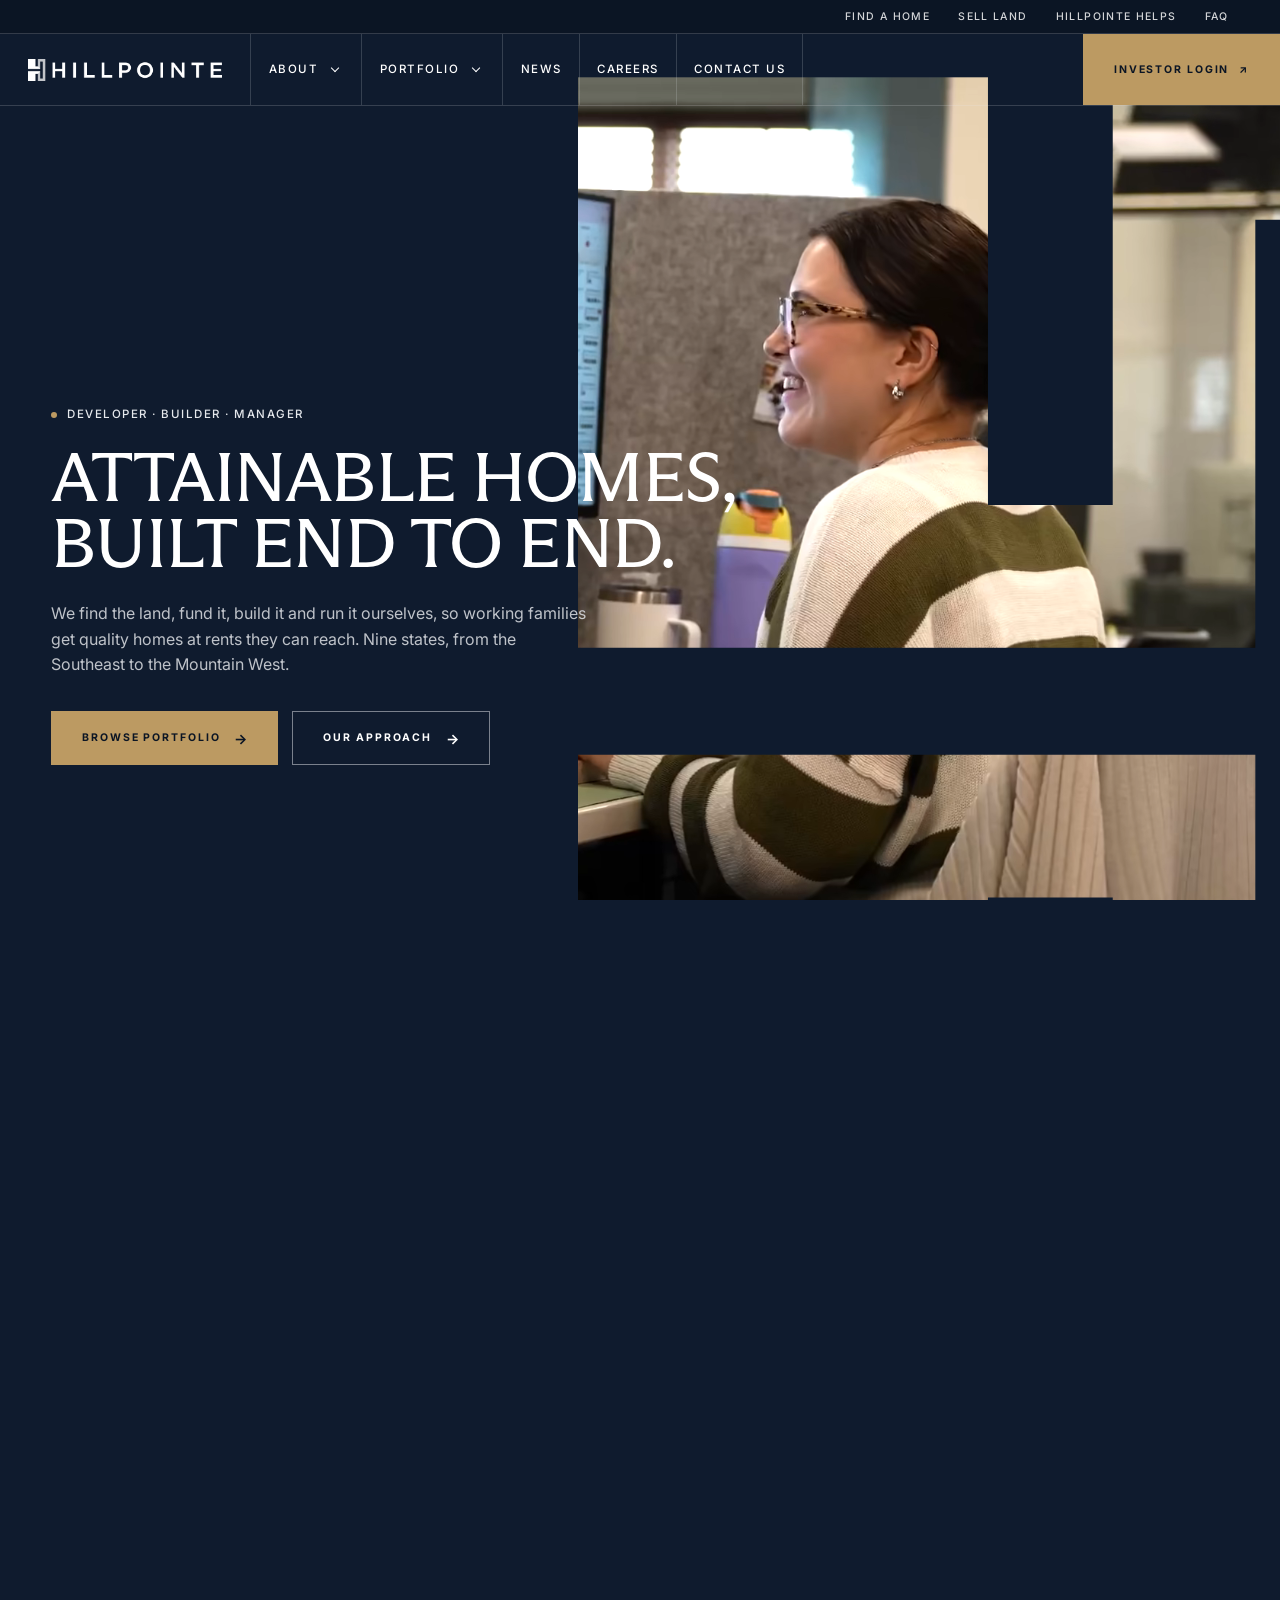
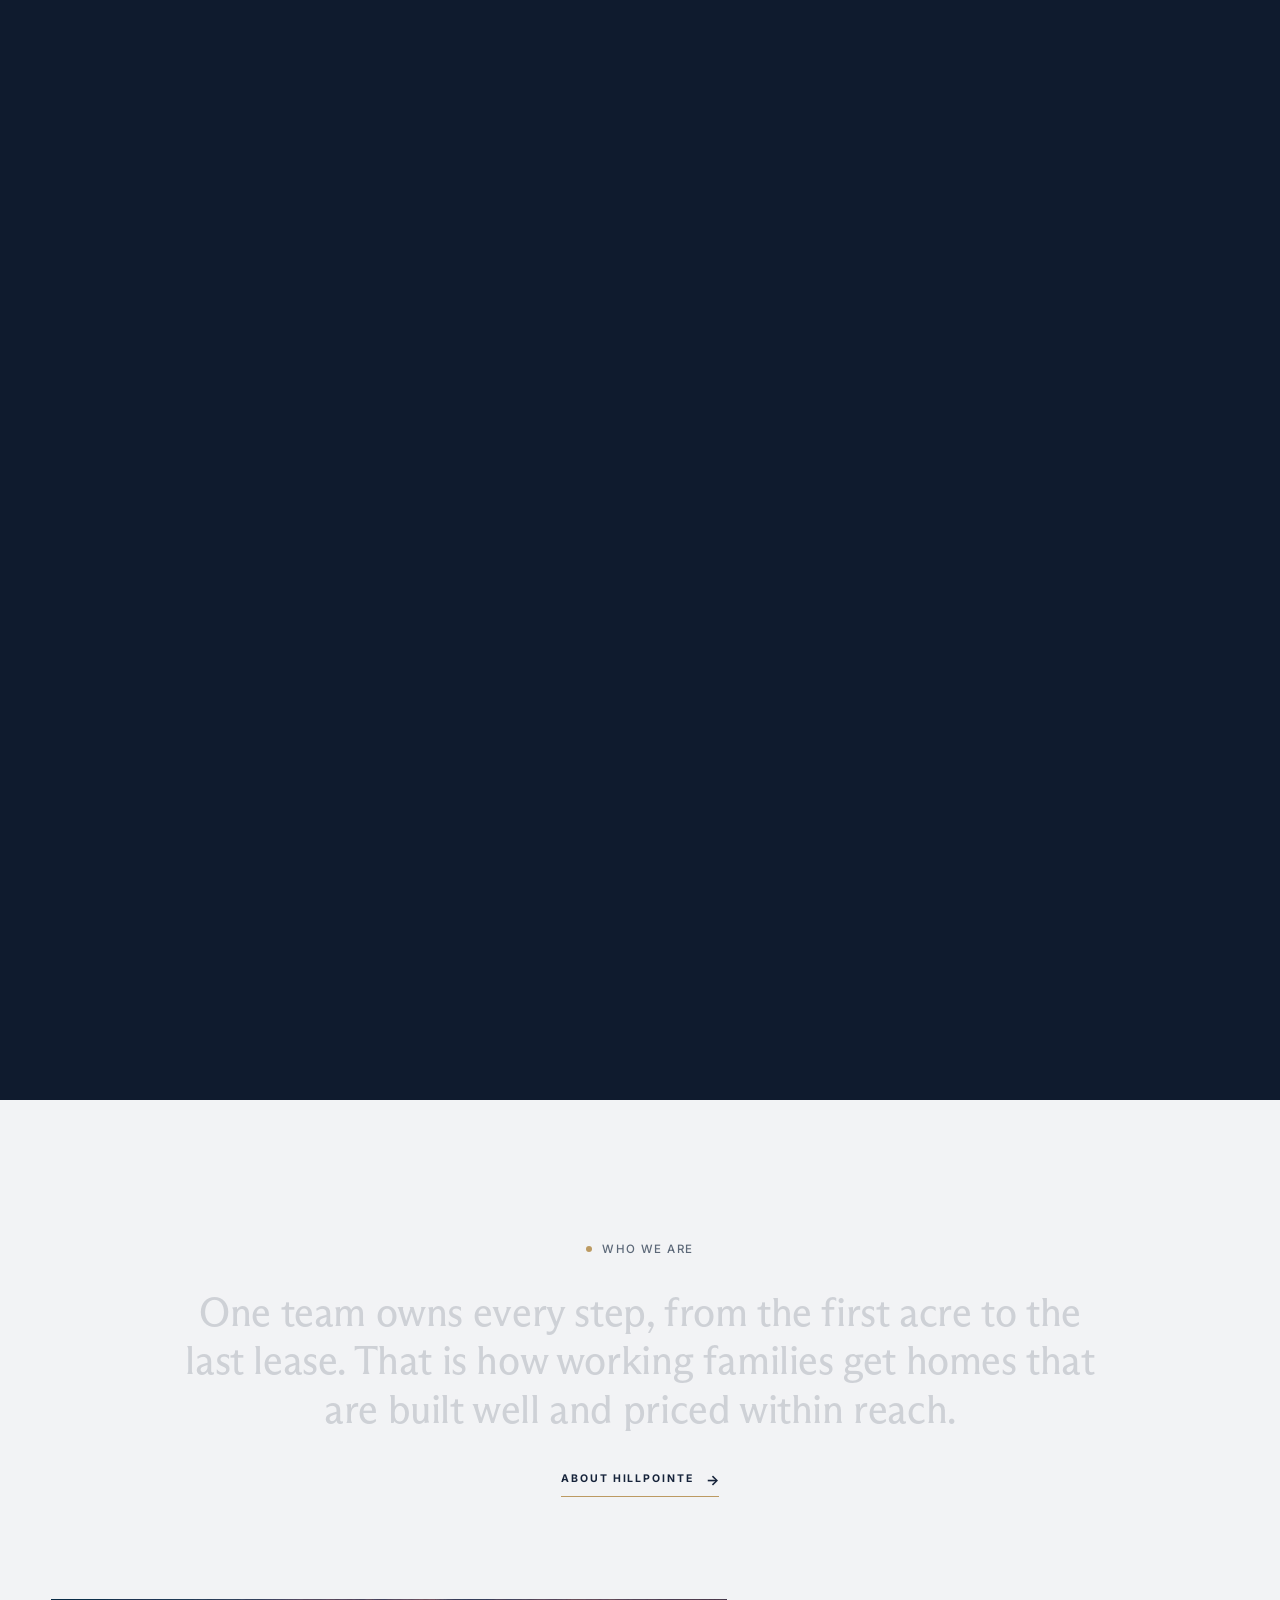
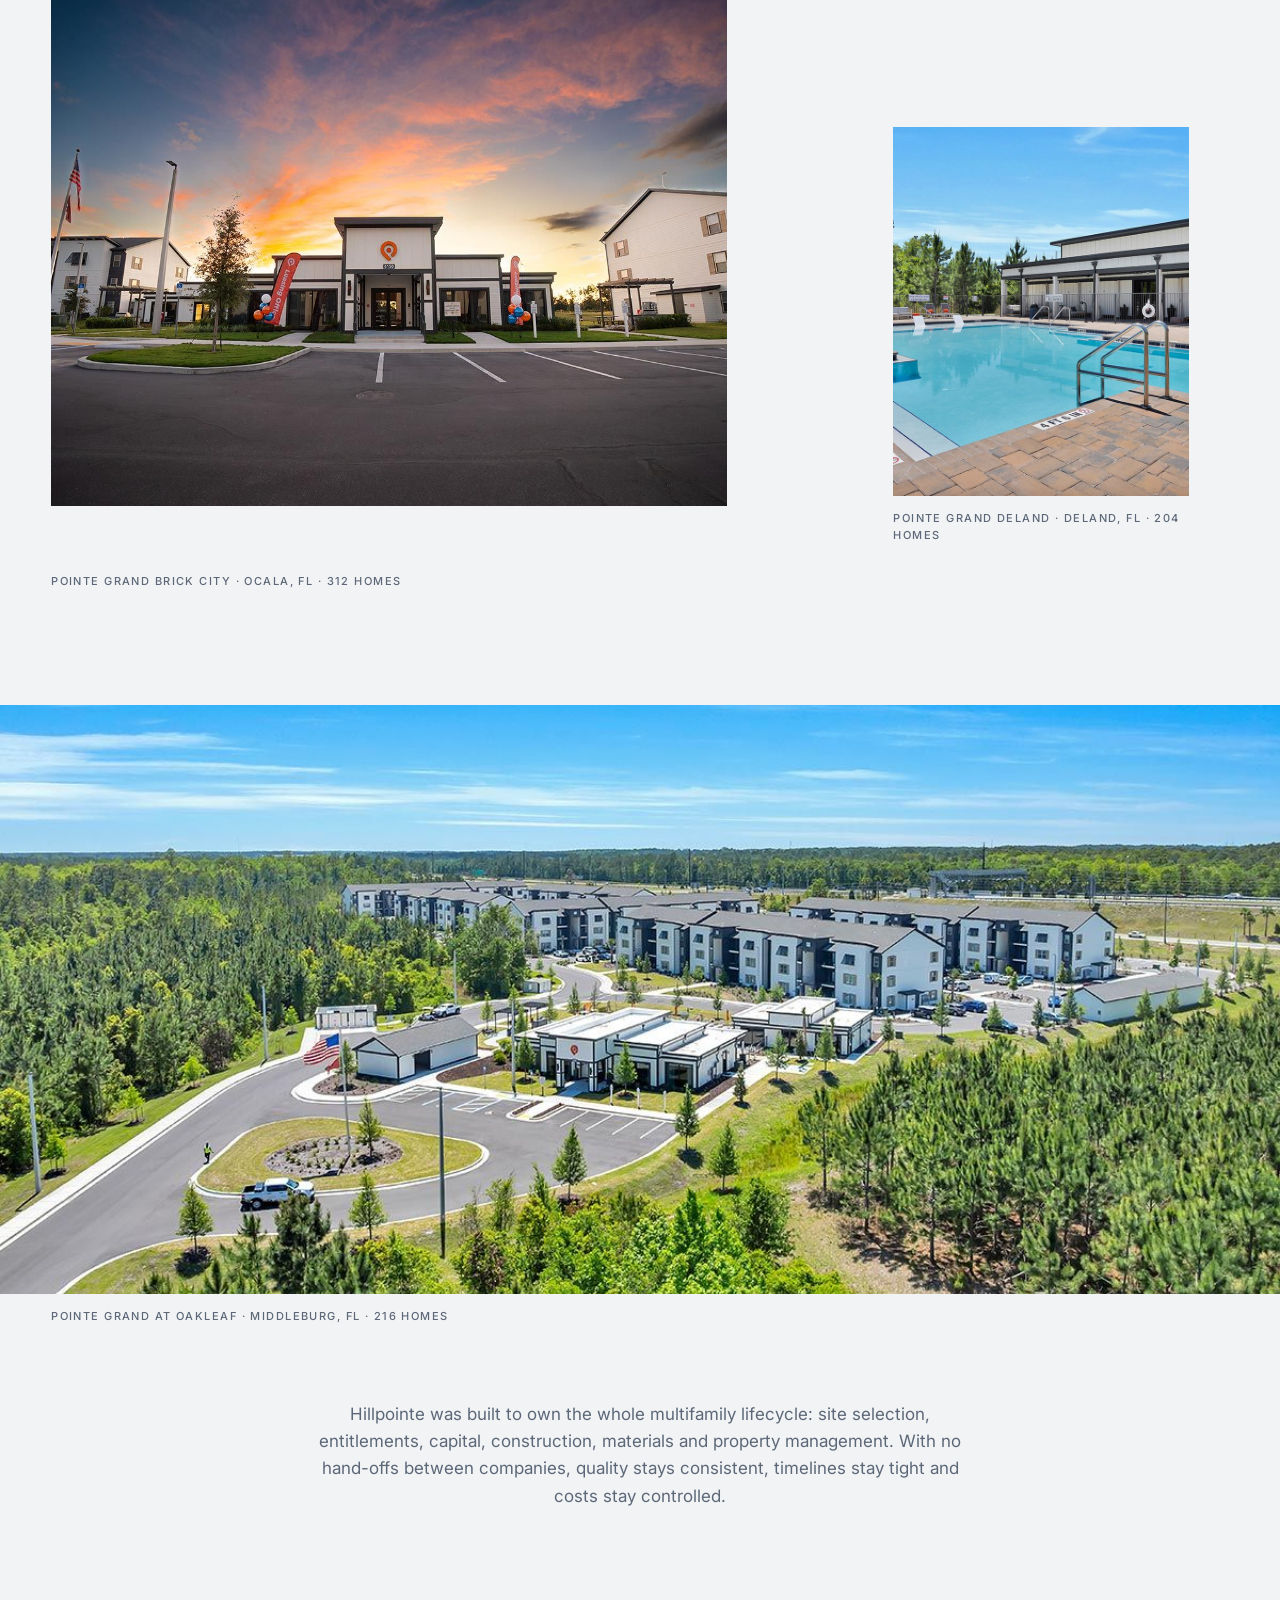
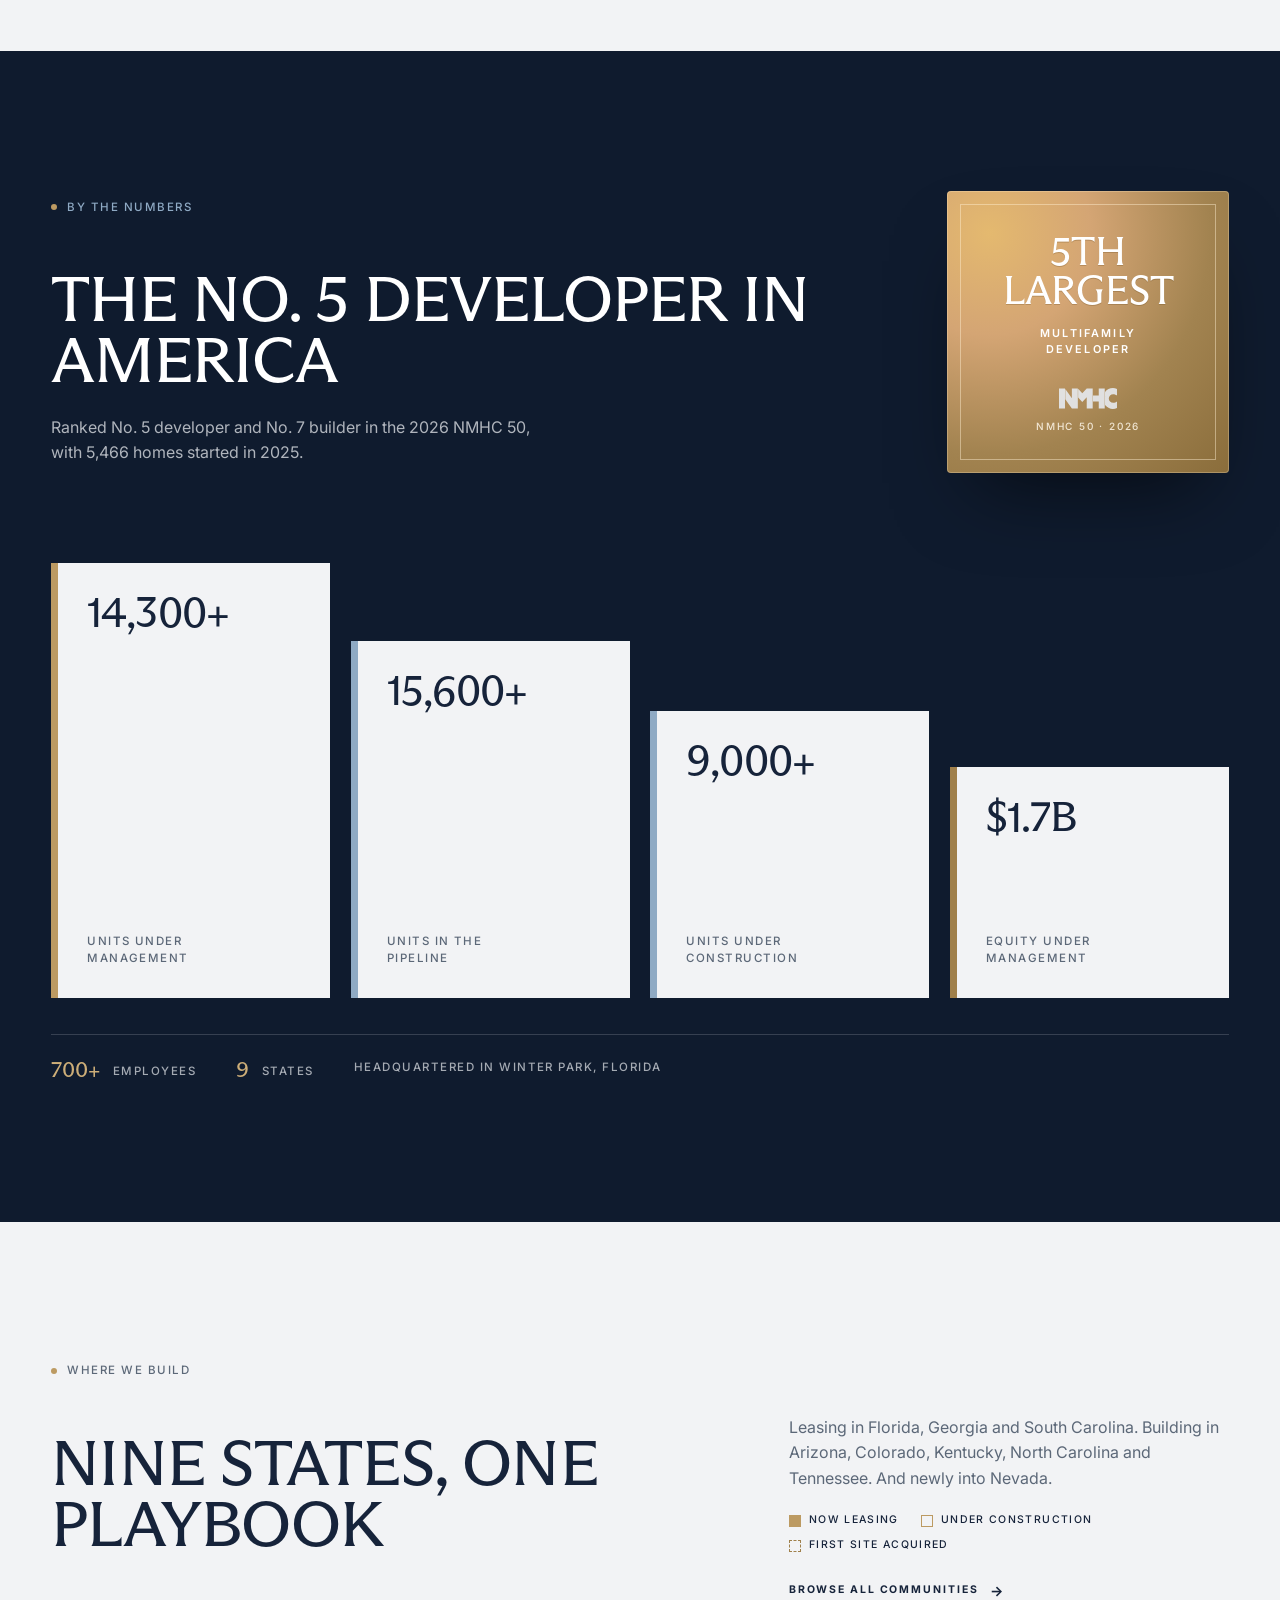
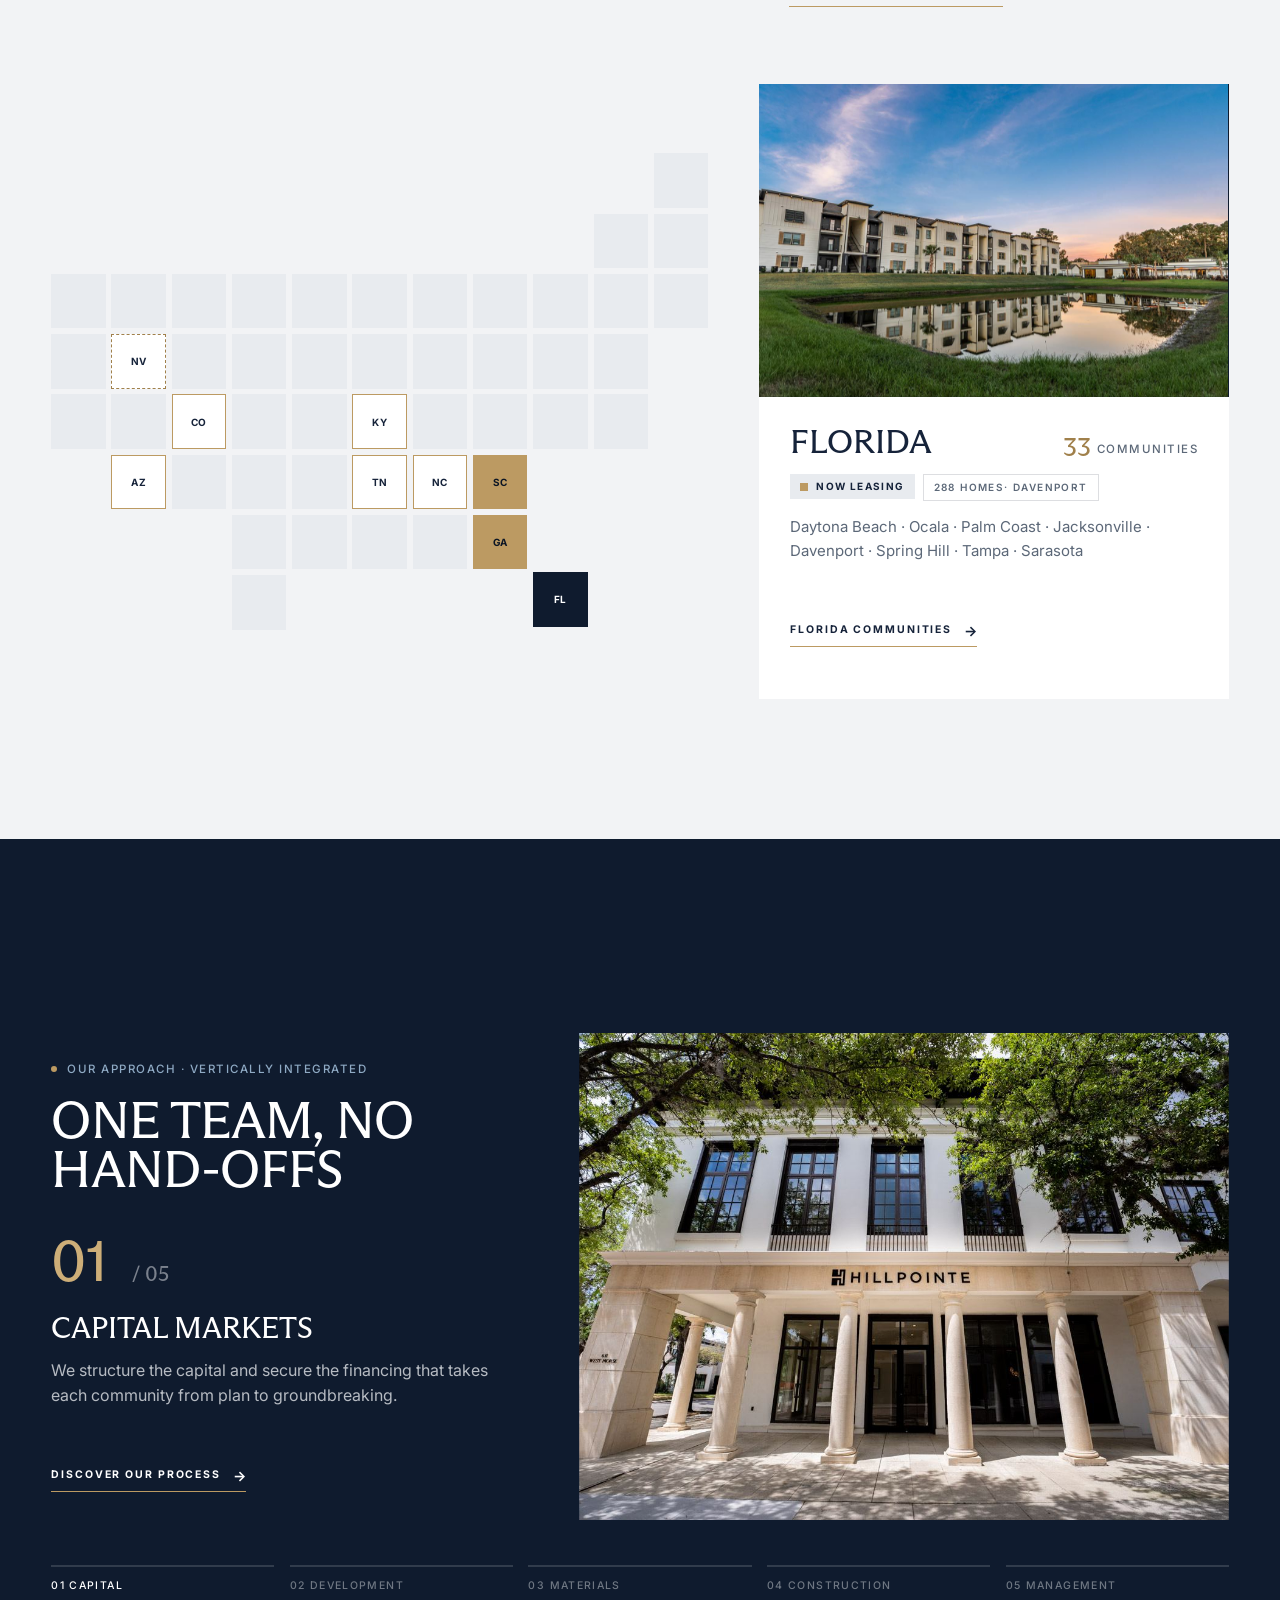
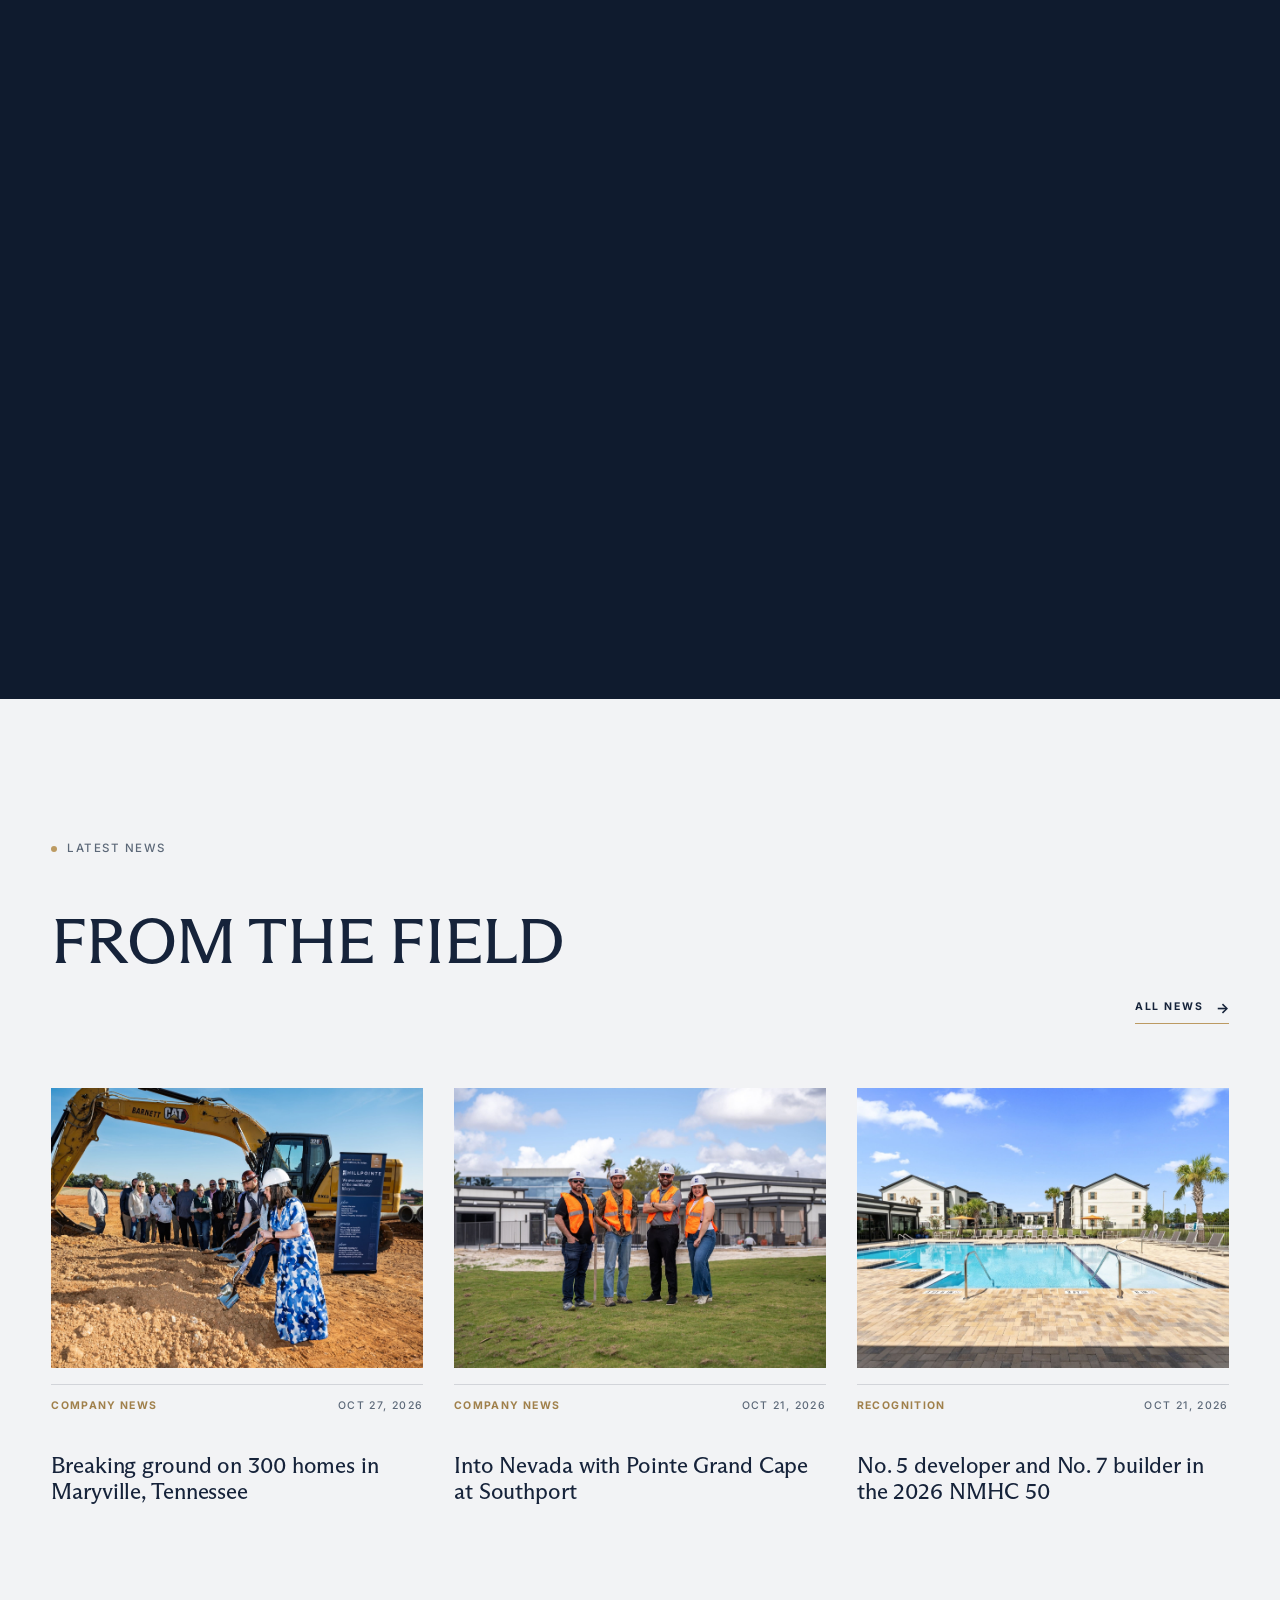
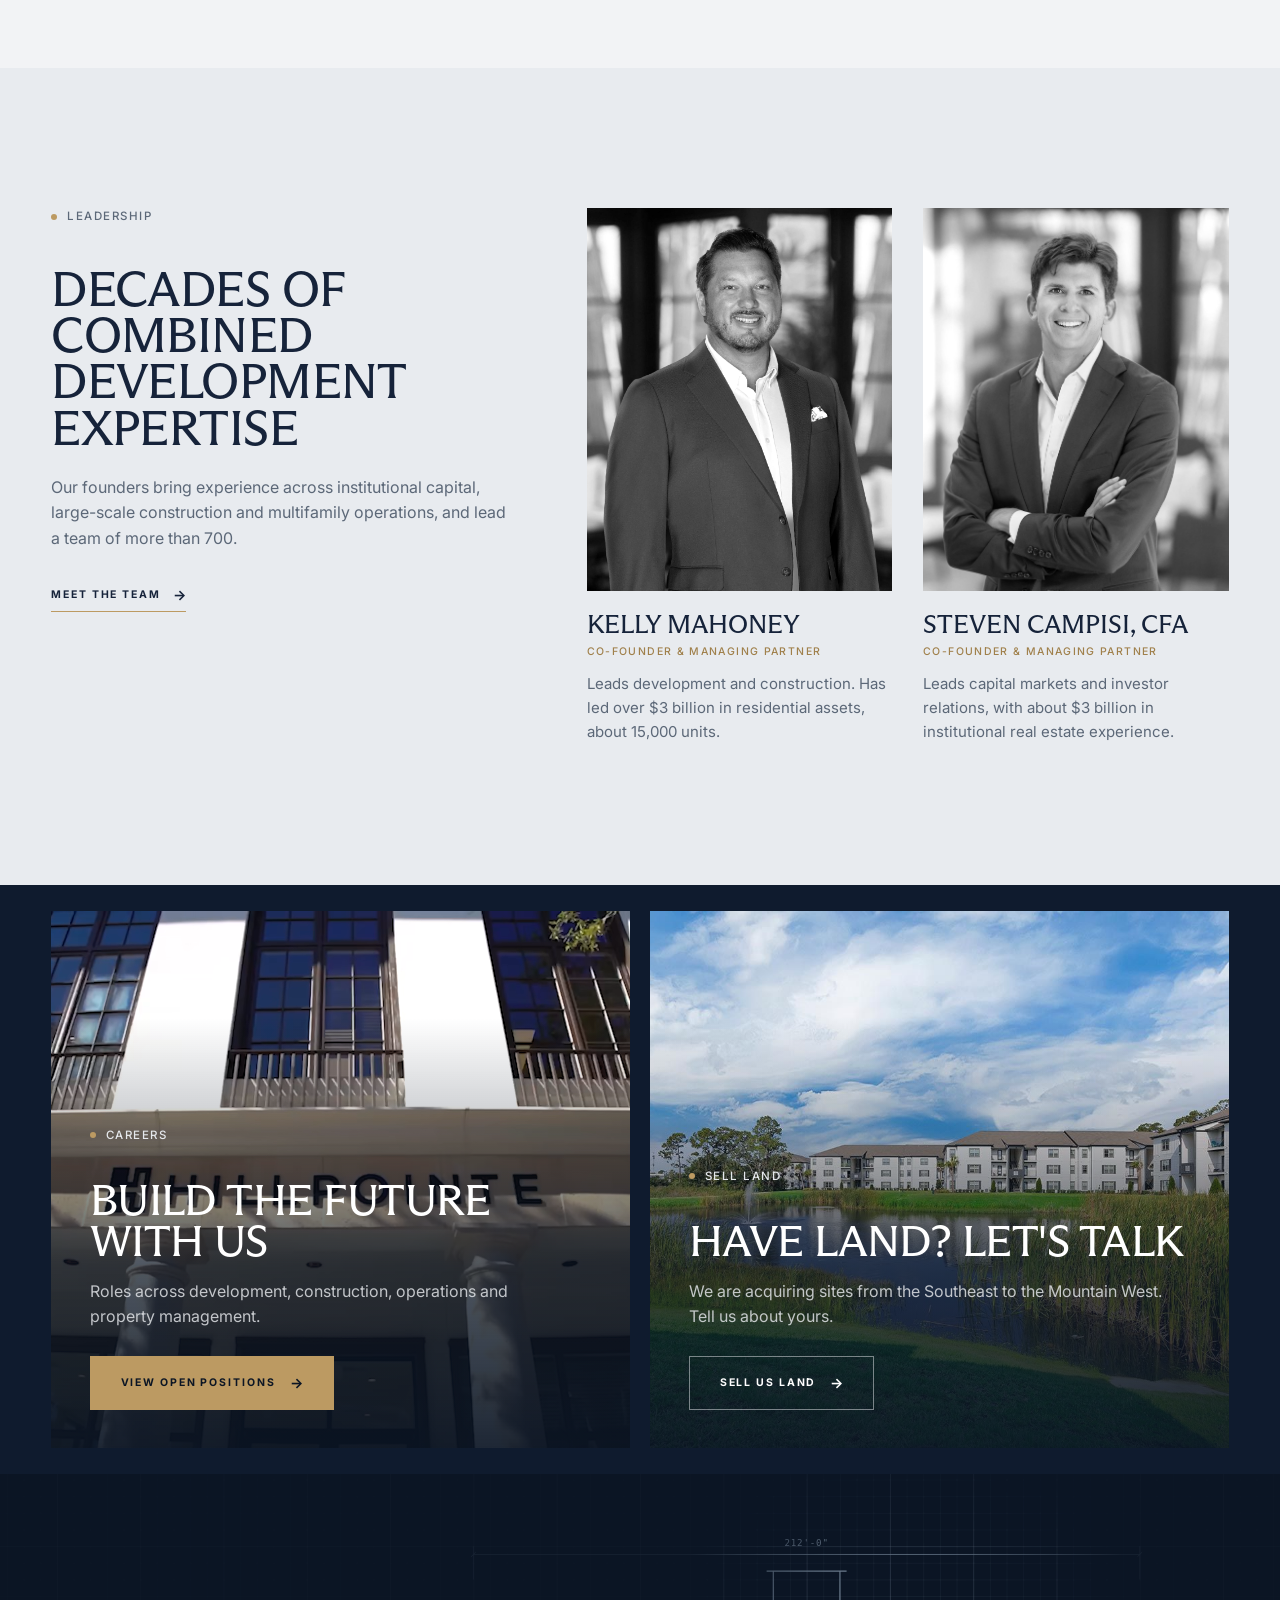
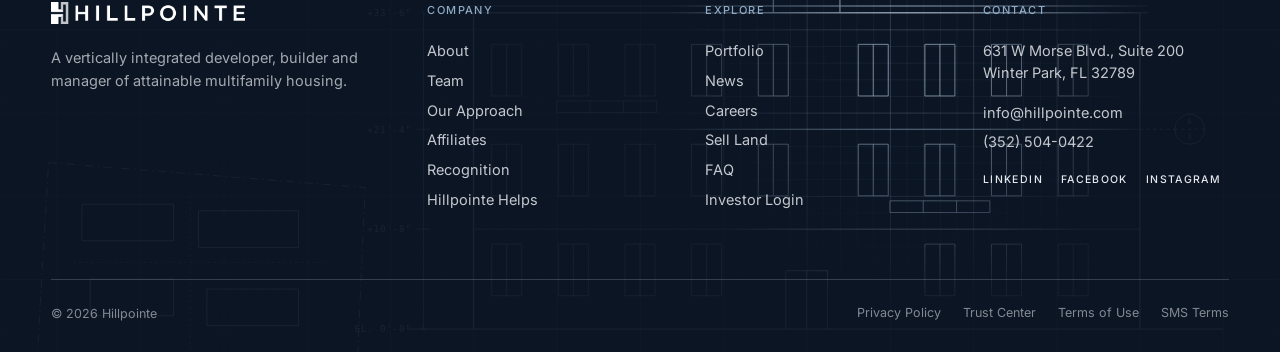
<file: index.html>
<!doctype html>
<html lang="en">
<head>
<meta charset="utf-8">
<meta name="viewport" content="width=device-width, initial-scale=1">
<title>Attainable multifamily developer and builder | Hillpointe</title>
<meta name="description" content="Hillpointe finds the land, funds it, builds it and runs it, delivering attainable rental homes for working families in nine states.">
<link rel="canonical" href="https://hillpointe.pages.dev/">
<meta property="og:type" content="website">
<meta property="og:title" content="Attainable multifamily developer and builder | Hillpointe">
<meta property="og:description" content="Hillpointe finds the land, funds it, builds it and runs it, delivering attainable rental homes for working families in nine states.">
<meta property="og:url" content="https://hillpointe.pages.dev/">
<meta property="og:image" content="https://hillpointe.pages.dev/media/hero-poster.jpg">
<script>
/* Runs before paint. Review switches: ?p=0..1 freezes the hero zoom; ?flat turns motion off. */
(function () {
  var d = document.documentElement;
  d.classList.add('js');
  if (window.matchMedia('(prefers-reduced-motion: reduce)').matches || /[?&]flat/.test(location.search)) d.classList.add('calm');
})();
</script>
<link rel="preload" as="image" href="media/hero-poster.jpg">
<link rel="preconnect" href="https://fonts.googleapis.com">
<link rel="preconnect" href="https://fonts.gstatic.com" crossorigin>
<link rel="stylesheet" href="https://fonts.googleapis.com/css2?family=Inter:wght@400;500;600;700&display=swap">
<link rel="stylesheet" href="styles.css">
</head>
<body id="top">

<!-- HEADER (Castle pattern: utility strip + ruled bar, solid once scrolled) -->
<header class="hdr" id="hdr">
  <nav class="util" aria-label="Utility">
    <a href="https://hillpointe.com/communities">Find a Home</a>
    <a href="https://hillpointe.com/sell-land">Sell Land</a>
    <a href="https://hillpointe.com/hillpointe-helps">Hillpointe Helps</a>
    <a href="https://hillpointe.com/faq">FAQ</a>
  </nav>
  <div class="bar">
    <a class="bar__logo" href="#top" aria-label="Hillpointe home">
      <img src="media/logo.png" alt="Hillpointe" width="600" height="68">
    </a>
    <nav class="nav" aria-label="Main">
      <ul class="nav__list">
        <li class="has-sub">
          <a href="https://hillpointe.com/about">About</a>
          <button class="nav__tog" type="button" aria-expanded="false" aria-label="About menu"></button>
          <ul class="sub">
            <li><a href="https://hillpointe.com/about">About Us</a></li>
            <li><a href="https://hillpointe.com/team">Team</a></li>
            <li><a href="https://hillpointe.com/approach">Our Approach</a></li>
            <li><a href="https://hillpointe.com/hillpointe-helps">Hillpointe Helps</a></li>
            <li><a href="https://hillpointe.com/affiliates">Affiliates</a></li>
          </ul>
        </li>
        <li class="has-sub">
          <a href="https://hillpointe.com/communities">Portfolio</a>
          <button class="nav__tog" type="button" aria-expanded="false" aria-label="Portfolio menu"></button>
          <ul class="sub">
            <li><a href="https://hillpointe.com/communities">All Communities</a></li>
            <li><a href="https://hillpointe.com/communities?state=Florida">Florida</a></li>
            <li><a href="https://hillpointe.com/communities?state=Georgia">Georgia</a></li>
            <li><a href="https://hillpointe.com/communities?state=South%20Carolina">South Carolina</a></li>
            <li><a href="https://hillpointe.com/communities?state=North%20Carolina">North Carolina</a></li>
            <li><a href="https://hillpointe.com/communities?state=Tennessee">Tennessee</a></li>
            <li><a href="https://hillpointe.com/communities?state=Colorado">Colorado</a></li>
            <li><a href="https://hillpointe.com/communities?state=Arizona">Arizona</a></li>
            <li><a href="https://hillpointe.com/communities?state=Kentucky">Kentucky</a></li>
            <li><a href="https://hillpointe.com/communities?state=Nevada">Nevada</a></li>
          </ul>
        </li>
        <li><a href="https://hillpointe.com/news">News</a></li>
        <li><a href="https://hillpointe.com/careers">Careers</a></li>
        <li><a href="https://hillpointe.com/contact">Contact Us</a></li>
      </ul>
    </nav>
    <a class="bar__cta" href="https://app.junipersquare.com/i/hillpointe" target="_blank" rel="noopener">Investor Login <span aria-hidden="true">↗</span></a>
    <button class="burger" type="button" aria-label="Menu" aria-haspopup="dialog" id="burger"><span></span><span></span></button>
  </div>
</header>

<!-- MOBILE MENU -->
<dialog class="mm" id="mm" aria-label="Menu">
  <div class="mm__top">
    <a class="bar__logo" href="#top"><img src="media/logo.png" alt="Hillpointe" width="600" height="68"></a>
    <button class="mm__close" type="button" aria-label="Close menu" id="mm-close"><span></span><span></span></button>
  </div>
  <div class="mm__body" id="mm-body"></div>
  <a class="bar__cta mm__cta" href="https://app.junipersquare.com/i/hillpointe" target="_blank" rel="noopener">Investor Login <span aria-hidden="true">↗</span></a>
</dialog>

<main>
  <!-- HERO: the logo mark holds the video; scrolling zooms through it until the video fills the screen -->
  <section class="hero" id="hero" aria-label="Introduction">
    <div class="hero__stage">
      <div class="hero__media" id="hero-media">
        <video class="hero__video" id="hero-video" muted loop playsinline autoplay preload="auto" poster="media/hero-poster.jpg" aria-hidden="true">
          <source src="media/hero.mp4" type="video/mp4">
        </video>
      </div>

      <!-- shade behind the copy only; JS fades it in as the video spreads under the text -->
      <div class="hero__scrim" id="hero-scrim" aria-hidden="true"></div>

      <!-- invisible box that sets where and how big the mark starts; JS reads it -->
      <div class="hero__slot" id="hero-slot" aria-hidden="true"></div>

      <div class="hero__content" id="hero-content">
        <p class="eyebrow">Developer · Builder · Manager</p>
        <h1 class="display hero__title"><span>Attainable homes,</span> <span>built end to end.</span></h1>
        <p class="hero__lede">We find the land, fund it, build it and run it ourselves, so working families get quality homes at rents they can reach. Nine states, from the Southeast to the Mountain West.</p>
        <div class="btns">
          <a class="btn btn--gold" href="https://hillpointe.com/communities">Browse Portfolio</a>
          <a class="btn btn--light" href="https://hillpointe.com/approach">Our Approach</a>
        </div>
      </div>

      <!-- start here: three index tabs, revealed once the video fills the screen -->
      <div class="hero__foot rt" id="hero-foot">
        <nav class="rt1" aria-label="Start here">
          <a class="rt1__i" href="https://hillpointe.com/communities"><span class="rt1__n">01</span><span class="rt1__b"><span class="rt1__t">Find a home</span><span class="rt1__d">Pointe Grand communities, now leasing in Florida, Georgia and South Carolina.</span></span><span class="rt1__a" aria-hidden="true">→</span></a>
          <a class="rt1__i" href="https://hillpointe.com/sell-land"><span class="rt1__n">02</span><span class="rt1__b"><span class="rt1__t">Sell us land</span><span class="rt1__d">We are acquiring sites from the Southeast to the Mountain West. Tell us about yours.</span></span><span class="rt1__a" aria-hidden="true">→</span></a>
          <a class="rt1__i" href="https://app.junipersquare.com/i/hillpointe" target="_blank" rel="noopener"><span class="rt1__n">03</span><span class="rt1__b"><span class="rt1__t">Invest with us</span><span class="rt1__d">Partner with the No. 5 multifamily developer in America, or log in to the investor portal.</span></span><span class="rt1__a" aria-hidden="true">→</span></a>
        </nav>
      </div>

      <button class="vctl" type="button" id="vctl" aria-label="Pause video"><i aria-hidden="true"></i><span>Pause</span></button>
    </div>
  </section>

  <!-- 1) WHO WE ARE: the mission, said once and plainly -->
  <section class="intro light" id="about">
    <!-- centred statement and link (option 1 from intro.html) -->
    <div class="wrap intro__head">
      <p class="eyebrow rv">Who we are</p>
      <p class="statement intro__statement">One team owns every step, from the first acre to the last lease. That is how working families get homes that are built well and priced within reach.</p>
      <a class="link rv" href="https://hillpointe.com/about">About Hillpointe</a>
    </div>
    <!-- the original three photos -->
    <div class="wrap intro__grid">
      <figure class="frame intro__img-a shape">
        <img src="media/c/brick-city.jpg" alt="Pointe Grand Brick City at sunset" width="1200" height="800" loading="lazy">
      </figure>
      <figure class="intro__img-b">
        <div class="frame shape"><img src="media/c/deland.jpg" alt="Resort-style pool at Pointe Grand DeLand" width="1200" height="800" loading="lazy"></div>
        <figcaption class="cap rv">Pointe Grand DeLand · DeLand, FL · 204 homes</figcaption>
      </figure>
      <p class="cap intro__cap-a rv">Pointe Grand Brick City · Ocala, FL · 312 homes</p>
    </div>
    <!-- full-width landscape: edge to edge across the screen -->
    <figure class="intro__wide">
      <div class="frame"><img src="media/c/oakleaf.jpg" alt="Aerial view of Pointe Grand at Oakleaf among the pines" width="1200" height="800" loading="lazy"></div>
      <figcaption class="cap wrap rv">Pointe Grand at Oakleaf · Middleburg, FL · 216 homes</figcaption>
    </figure>
    <!-- the lifecycle paragraph, centred under the landscape -->
    <div class="wrap intro__after">
      <p class="rv">Hillpointe was built to own the whole multifamily lifecycle: site selection, entitlements, capital, construction, materials and property management. With no hand-offs between companies, quality stays consistent, timelines stay tight and costs stay controlled.</p>
    </div>
  </section>

  <!-- 2) NUMBERS: the NMHC ranking leads, the stair cards prove it -->
  <section class="nums dark" id="numbers">
    <div class="wrap">
      <div class="nums__head">
        <div class="nums__copy">
          <p class="eyebrow rv">By the numbers</p>
          <h2 class="h2 display">The No. 5 developer in America</h2>
          <p class="nums__sub rv">Ranked No. 5 developer and No. 7 builder in the 2026 NMHC 50, with 5,466 homes started in 2025.</p>
        </div>
        <!-- the NMHC award, in hillpointe.com's own gold frame, set in our type -->
        <figure class="award" id="award" aria-label="5th largest multifamily developer, NMHC 50, 2026">
          <div class="award__in" aria-hidden="true">
            <p class="award__big">5th Largest</p>
            <p class="award__small">Multifamily<br>Developer</p>
            <img class="award__logo" src="media/nmhc-logo.svg" alt="" width="300" height="104">
            <p class="award__year">NMHC 50 · 2026</p>
          </div>
        </figure>
      </div>
      <div class="stairs" id="stairs">
        <div class="stair stair--1" style="--k:0"><span class="stair__bar"></span><div class="stair__top"><p class="stair__num">14,300+</p></div><p class="stair__label">Units under management</p></div>
        <div class="stair stair--2" style="--k:1"><span class="stair__bar"></span><div class="stair__top"><p class="stair__num">15,600+</p></div><p class="stair__label">Units in the pipeline</p></div>
        <div class="stair stair--3" style="--k:2"><span class="stair__bar"></span><div class="stair__top"><p class="stair__num">9,000+</p></div><p class="stair__label">Units under construction</p></div>
        <div class="stair stair--4" style="--k:3"><span class="stair__bar"></span><div class="stair__top"><p class="stair__num">$1.7B</p></div><p class="stair__label">Equity under management</p></div>
      </div>
      <ul class="nums__foot rv">
        <li><b>700+</b> employees</li>
        <li><b>9</b> states</li>
        <li>Headquartered in Winter Park, Florida</li>
      </ul>
    </div>
  </section>

  <!-- 3) WHERE WE BUILD: a tile map replaces the state carousel -->
  <section class="map light" id="portfolio">
    <div class="wrap">
      <div class="map__head">
        <div>
          <p class="eyebrow rv">Where we build</p>
          <h2 class="h2 display">Nine states, one playbook</h2>
        </div>
        <div class="map__intro rv">
          <p>Leasing in Florida, Georgia and South Carolina. Building in Arizona, Colorado, Kentucky, North Carolina and Tennessee. And newly into Nevada.</p>
          <ul class="legend" aria-label="Map key">
            <li><i class="k k--live"></i>Now leasing</li>
            <li><i class="k k--build"></i>Under construction</li>
            <li><i class="k k--new"></i>First site acquired</li>
          </ul>
          <a class="link map__all" href="https://hillpointe.com/communities">Browse all communities</a>
        </div>
      </div>
      <div class="map__body">
        <div class="tiles rv" id="tiles" role="group" aria-label="States where Hillpointe builds"></div>
        <article class="state" id="state" aria-live="polite"></article>
      </div>
    </div>
  </section>

  <!-- 4) APPROACH: five stages, one team; pinned and stepped by scroll -->
  <section class="flow dark" id="approach">
    <div class="flow__stage">
      <div class="wrap flow__grid">
        <div class="flow__copy">
          <p class="eyebrow">Our approach · Vertically integrated</p>
          <h2 class="h2 display flow__h">One team, no hand-offs</h2>
          <div class="flow__count" aria-hidden="true"><span class="flow__digit" id="flow-digit"><span>01</span><span>02</span><span>03</span><span>04</span><span>05</span></span><span class="flow__of">/ 05</span></div>
          <div class="flow__texts" id="flow-texts">
            <div class="flow__t is-on"><h3>Capital markets</h3><p>We structure the capital and secure the financing that takes each community from plan to groundbreaking.</p></div>
            <div class="flow__t"><h3>Development</h3><p>We find and underwrite sites, carry them through entitlements and design, and control the foundation before a dollar is deployed.</p></div>
            <div class="flow__t"><h3>Materials sourcing</h3><p>We buy materials directly, which shortens timelines, controls costs and takes supply-chain risk off the table.</p></div>
            <div class="flow__t"><h3>Construction</h3><p>Our in-house team builds every community on time and on budget, without relying on outside contractors.</p></div>
            <div class="flow__t"><h3>Asset &amp; property management</h3><p>Proponents, our management company, runs every community so residents get exceptional service from day one.</p></div>
          </div>
          <a class="link link--light" href="https://hillpointe.com/approach">Discover our process</a>
        </div>
        <div class="flow__imgs" id="flow-imgs">
          <img class="is-on" src="media/office.jpg" alt="Hillpointe headquarters in Winter Park" width="1200" height="800" loading="lazy">
          <img src="media/news/foothills-groundbreaking.jpg" alt="Groundbreaking at Pointe Grand Foothills at Maryville" width="1920" height="1280" loading="lazy">
          <img src="media/c/byron.jpg" alt="Building exterior at Pointe Grand Byron" width="1200" height="800" loading="lazy">
          <img src="media/news/reno-cape-at-southport.jpg" alt="Hillpointe construction team on site" width="1920" height="1280" loading="lazy">
          <img src="media/c/spartanburg.jpg" alt="Fire pit lounge at Pointe Grand Spartanburg" width="1200" height="800" loading="lazy">
        </div>
      </div>
      <ol class="rail wrap" id="rail">
        <li><span class="rail__bar"><i></i></span><span class="rail__l">Capital</span></li>
        <li><span class="rail__bar"><i></i></span><span class="rail__l">Development</span></li>
        <li><span class="rail__bar"><i></i></span><span class="rail__l">Materials</span></li>
        <li><span class="rail__bar"><i></i></span><span class="rail__l">Construction</span></li>
        <li><span class="rail__bar"><i></i></span><span class="rail__l">Management</span></li>
      </ol>
    </div>
  </section>

  <!-- 5) NEWS: three dated cards replace the ticker -->
  <section class="news light" id="news">
    <div class="wrap">
      <div class="sec-head">
        <div>
          <p class="eyebrow rv">Latest news</p>
          <h2 class="h2 display">From the field</h2>
        </div>
        <a class="link rv" href="https://hillpointe.com/news">All news</a>
      </div>
      <div class="cards">
        <a class="card" href="https://hillpointe.com/news/foothills-at-maryville-groundbreaking" style="--d:0s">
          <div class="card__img shape"><img src="media/news/foothills-groundbreaking.jpg" alt="" width="1920" height="1280" loading="lazy"></div>
          <p class="card__meta rv"><span>Company news</span><time datetime="2026-10-27">Oct 27, 2026</time></p>
          <h3 class="card__t rv">Breaking ground on 300 homes in Maryville, Tennessee</h3>
        </a>
        <a class="card" href="https://hillpointe.com/news/reno-cape-at-southport" style="--d:.08s">
          <div class="card__img shape"><img src="media/news/reno-cape-at-southport.jpg" alt="" width="1920" height="1280" loading="lazy"></div>
          <p class="card__meta rv"><span>Company news</span><time datetime="2026-10-21">Oct 21, 2026</time></p>
          <h3 class="card__t rv">Into Nevada with Pointe Grand Cape at Southport</h3>
        </a>
        <a class="card" href="https://hillpointe.com/news/nmhc-50-2026" style="--d:.16s">
          <div class="card__img shape"><img src="media/news/nmhc-50-2026-spring-hill.jpg" alt="" width="1920" height="1280" loading="lazy"></div>
          <p class="card__meta rv"><span>Recognition</span><time datetime="2026-10-21">Oct 21, 2026</time></p>
          <h3 class="card__t rv">No. 5 developer and No. 7 builder in the 2026 NMHC 50</h3>
        </a>
      </div>
    </div>
  </section>

  <!-- 6) LEADERSHIP: the founders, grey at rest, colour on hover (or when centred on touch) -->
  <section class="lead light light--alt" id="team">
    <div class="wrap lead__grid">
      <div class="lead__copy">
        <p class="eyebrow rv">Leadership</p>
        <h2 class="h2 display">Decades of combined development expertise</h2>
        <p class="rv">Our founders bring experience across institutional capital, large-scale construction and multifamily operations, and lead a team of more than 700.</p>
        <a class="link rv" href="https://hillpointe.com/team">Meet the team</a>
      </div>
      <ul class="people">
        <li class="person rv" style="--d:0s">
          <div class="person__img"><img src="media/team/kelly.jpg" alt="Kelly Mahoney" width="1382" height="1384" loading="lazy"></div>
          <h3 class="person__n">Kelly Mahoney</h3>
          <p class="person__r">Co-founder &amp; Managing Partner</p>
          <p class="person__b">Leads development and construction. Has led over $3 billion in residential assets, about 15,000 units.</p>
        </li>
        <li class="person rv" style="--d:.1s">
          <div class="person__img"><img src="media/team/steven.jpg" alt="Steven Campisi" width="1600" height="1600" loading="lazy"></div>
          <h3 class="person__n">Steven Campisi, CFA</h3>
          <p class="person__r">Co-founder &amp; Managing Partner</p>
          <p class="person__b">Leads capital markets and investor relations, with about $3 billion in institutional real estate experience.</p>
        </li>
      </ul>
    </div>
  </section>

  <!-- 7) CLOSE: careers (original) and land sellers (from the critique) -->
  <section class="close dark" id="careers">
    <div class="wrap close__grid">
      <a class="tile shape" href="https://hillpointe.com/careers">
        <video class="tile__vid" muted loop playsinline preload="none" aria-hidden="true"><source src="media/hero.mp4" type="video/mp4"></video>
        <div class="tile__body">
          <p class="eyebrow">Careers</p>
          <h2 class="tile__t display">Build the future with us</h2>
          <p>Roles across development, construction, operations and property management.</p>
          <span class="btn btn--gold">View open positions</span>
        </div>
      </a>
      <a class="tile shape" href="https://hillpointe.com/sell-land" style="--d:.1s">
        <img src="media/c/daytona.jpg" alt="" width="1200" height="800" loading="lazy">
        <div class="tile__body">
          <p class="eyebrow">Sell land</p>
          <h2 class="tile__t display">Have land? Let's talk</h2>
          <p>We are acquiring sites from the Southeast to the Mountain West. Tell us about yours.</p>
          <span class="btn btn--light">Sell us land</span>
        </div>
      </a>
    </div>
  </section>
</main>

<footer class="ftr">
  <!-- the plan behind every home: faint at rest, lit around the cursor (or finger) -->
  <div class="bp bp--ftr" aria-hidden="true"><i class="bp__base"></i><i class="bp__lit"></i></div>
  <div class="wrap">
    <div class="ftr__cols">
      <div>
        <img class="ftr__logo" src="media/logo.png" alt="Hillpointe" width="600" height="68" loading="lazy">
        <p class="ftr__about">A vertically integrated developer, builder and manager of attainable multifamily housing.</p>
      </div>
      <nav aria-label="Company">
        <h3>Company</h3>
        <a href="https://hillpointe.com/about">About</a><a href="https://hillpointe.com/team">Team</a><a href="https://hillpointe.com/approach">Our Approach</a><a href="https://hillpointe.com/affiliates">Affiliates</a><a href="https://hillpointe.com/recognition">Recognition</a><a href="https://hillpointe.com/hillpointe-helps">Hillpointe Helps</a>
      </nav>
      <nav aria-label="Explore">
        <h3>Explore</h3>
        <a href="https://hillpointe.com/communities">Portfolio</a><a href="https://hillpointe.com/news">News</a><a href="https://hillpointe.com/careers">Careers</a><a href="https://hillpointe.com/sell-land">Sell Land</a><a href="https://hillpointe.com/faq">FAQ</a><a href="https://app.junipersquare.com/i/hillpointe" target="_blank" rel="noopener">Investor Login</a>
      </nav>
      <div>
        <h3>Contact</h3>
        <address>631 W Morse Blvd., Suite 200<br>Winter Park, FL 32789</address>
        <a href="mailto:info@hillpointe.com">info@hillpointe.com</a><a href="tel:+13525040422">(352) 504-0422</a>
        <div class="ftr__social"><a href="https://www.linkedin.com/company/hillpointe">LinkedIn</a><a href="https://www.facebook.com/hillpointe">Facebook</a><a href="https://www.instagram.com/hillpointe">Instagram</a></div>
      </div>
    </div>
    <div class="ftr__base">
      <p>© 2026 Hillpointe</p>
      <nav aria-label="Legal"><a href="https://hillpointe.com/privacy-policy">Privacy Policy</a><a href="https://hillpointe.com/trust-center">Trust Center</a><a href="https://hillpointe.com/terms-of-use">Terms of Use</a><a href="https://hillpointe.com/sms-terms">SMS Terms</a></nav>
    </div>
  </div>
</footer>

<script src="app.js"></script>
</body>
</html>
</file>
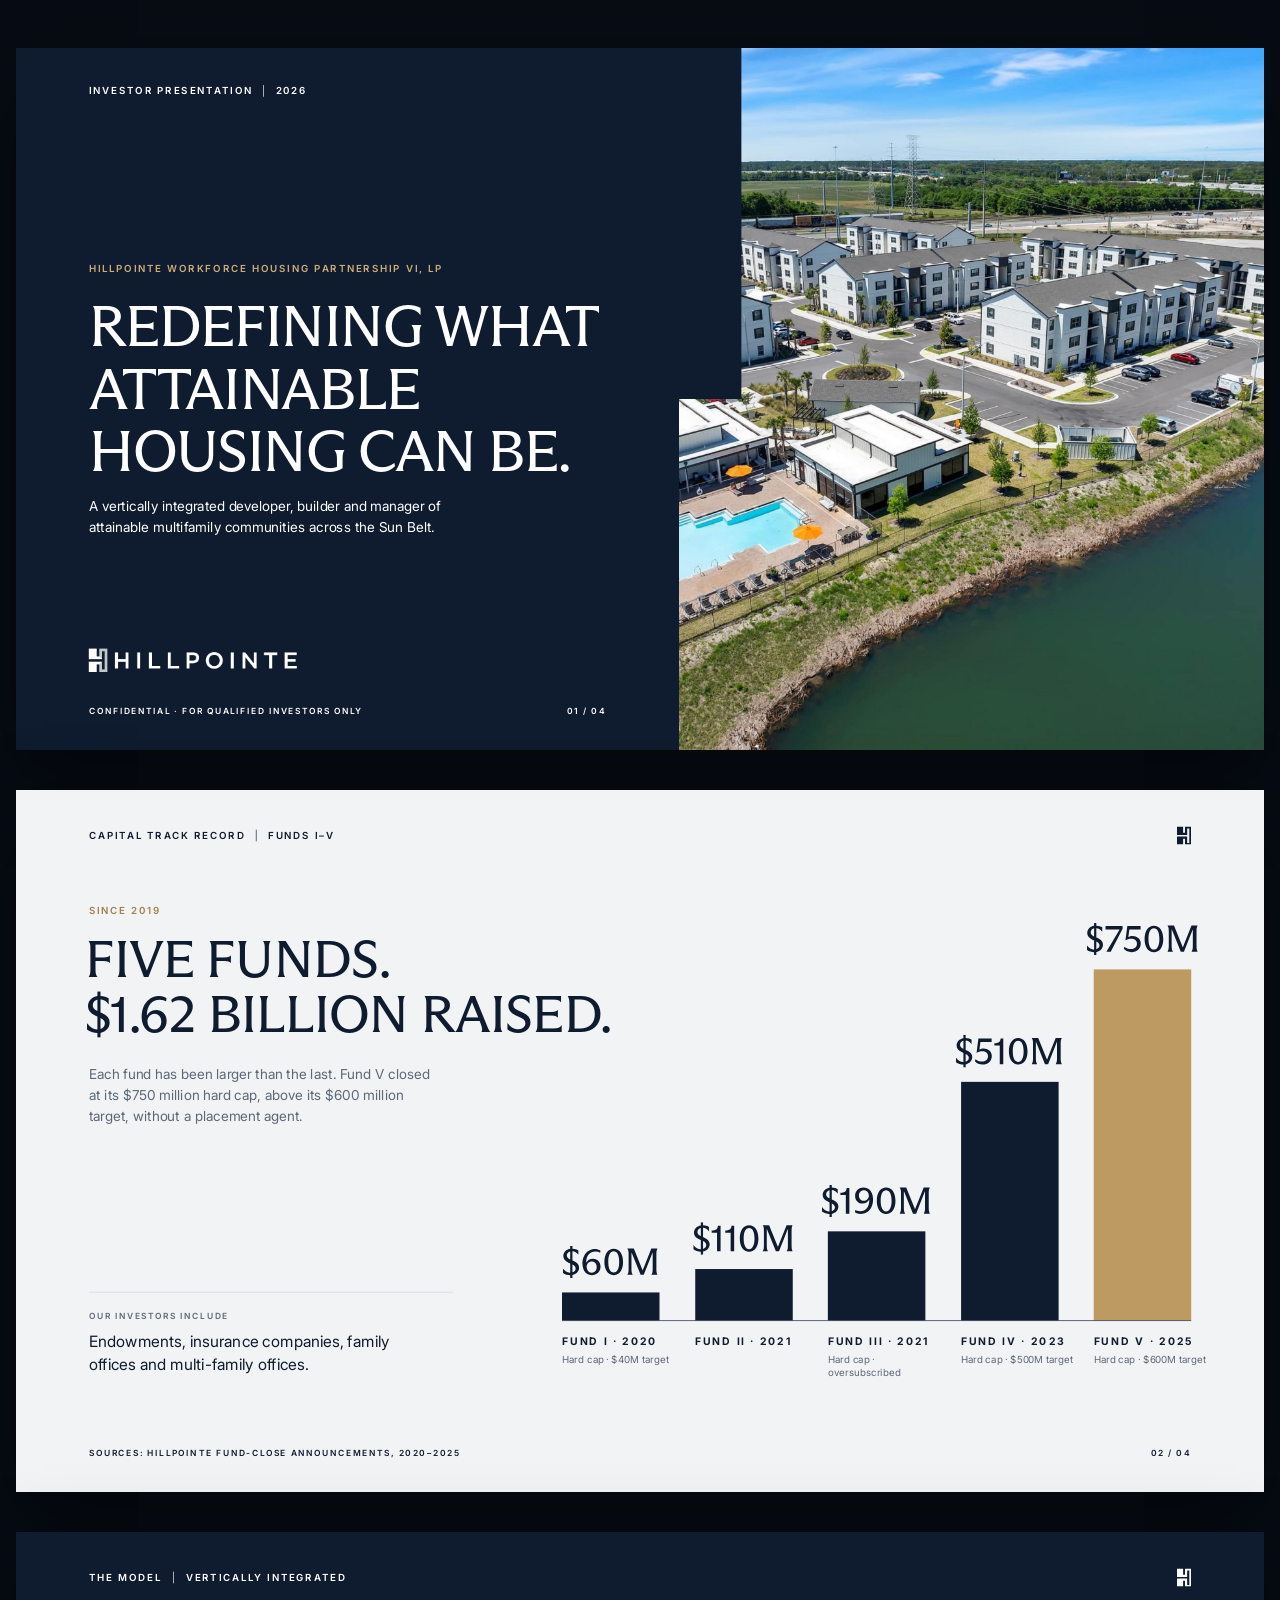
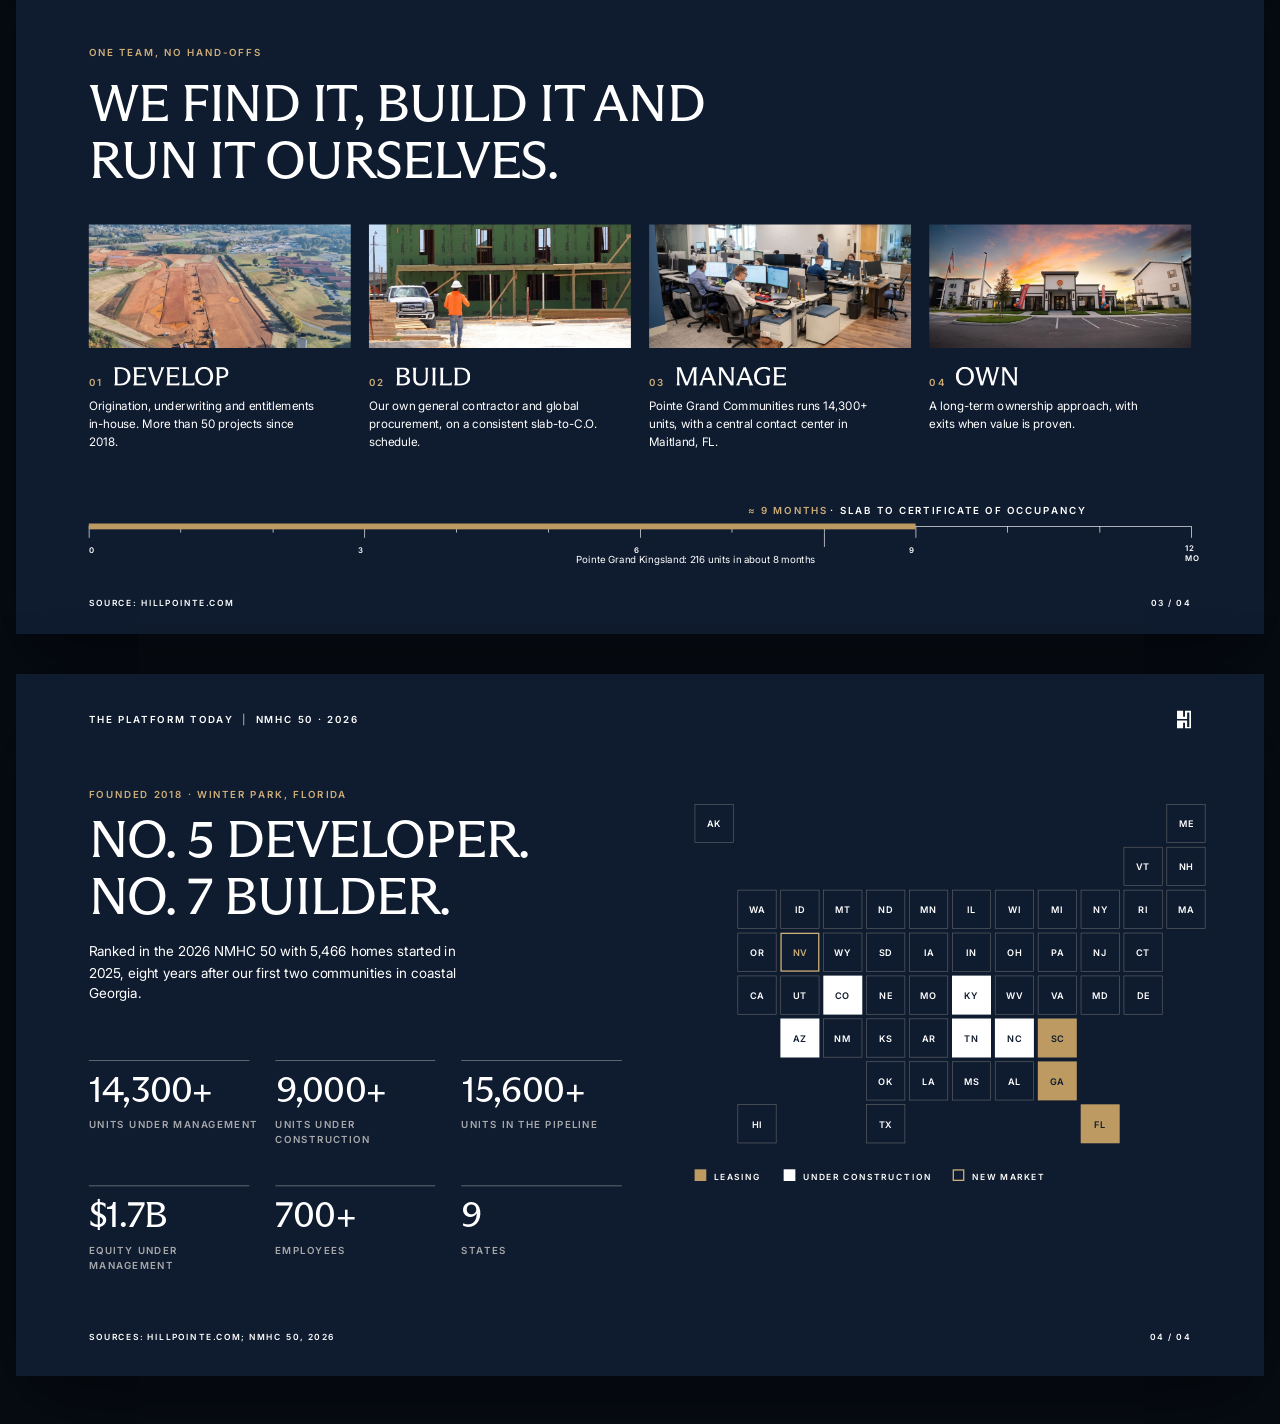
<file: deck/index.html>
<!doctype html><html lang="en"><head><meta charset="utf-8">
<meta name="viewport" content="width=device-width,initial-scale=1">
<title>Hillpointe | Fund VI investor presentation</title>
<meta name="robots" content="noindex">
<meta name="description" content="Hillpointe Workforce Housing Partnership VI, LP. Investor presentation concept, 2026.">
<link rel="preconnect" href="https://fonts.googleapis.com"><link rel="preconnect" href="https://fonts.gstatic.com" crossorigin>
<link href="https://fonts.googleapis.com/css2?family=Inter:wght@400;600;700&display=swap" rel="stylesheet">
<style>
@font-face{font-family:"Flare";src:url(../fonts/ABCArizona-FlareRegular.otf) format("opentype");font-display:block}
:root{--navy:#0F1B2E;--gold:#BC9A62;--gold-dk:#A0804B;--gold-hi:#CDAE78;--paper:#F2F3F5;--muted:#5C6878;--k:1}
*{box-sizing:border-box;margin:0;padding:0}
html{background:#070C14}
body{font-family:Inter,sans-serif;-webkit-font-smoothing:antialiased;padding:48px 16px;display:grid;gap:40px;justify-items:center}
.frame{width:min(100%,1600px);aspect-ratio:16/9;position:relative;overflow:hidden;box-shadow:0 30px 80px rgba(0,0,0,.45)}
.s{position:absolute;left:0;top:0;width:1920px;height:1080px;transform:scale(var(--k));transform-origin:0 0;overflow:hidden;background:var(--paper);color:var(--navy)}
.s.dk{background:var(--navy);color:#fff}
.s>*{position:absolute}
.s p{white-space:nowrap}
.fl{font-family:"Flare",serif;font-weight:400;text-transform:uppercase;white-space:nowrap}
.lab{font-weight:600;font-size:15px;letter-spacing:2.7px;text-transform:uppercase;white-space:nowrap;line-height:normal}
.sm{font-size:13px;letter-spacing:2.34px}
.vr{width:1px;height:18px;top:61px;background:currentColor}
.mk{left:1786px;top:56px;width:22px;height:28px}
.fo{right:112px;top:1012px}
.gh{color:var(--gold-hi)}
img{display:block}
.ph{object-fit:cover}
.tile{width:60px;height:60px;display:grid;place-items:center;font-size:14px;font-weight:600;letter-spacing:.84px;border:1px solid #5E6267;color:#fff}
.tile.b{background:#fff;border:0;color:var(--navy)}
.tile.l{background:var(--gold);border:0;color:var(--navy)}
.tile.n{border:2px solid var(--gold-hi);color:var(--gold-hi)}
/* one-slide mode for capture: ?s=N */
body.one{padding:0;display:block;background:none}
body.one .frame{width:1920px;box-shadow:none}
body.one .frame:not(.on){display:none}
@media (max-width:640px){body{padding:16px;gap:16px}}
</style></head><body>

<!-- 01 COVER -->
<div class="frame"><section class="s dk" aria-label="Cover">
  <img src="a/s1-photo.jpg" alt="Aerial view of a Hillpointe community beside the water" style="left:1020px;top:0;width:900px;height:1080px">
  <span class="lab" style="left:112px;top:56px">Investor presentation</span>
  <i class="vr" style="left:380.34px;top:56.5px;background:#fff"></i>
  <span class="lab" style="left:399.34px;top:56px">2026</span>
  <span class="lab gh" style="left:112px;top:330px">Hillpointe Workforce Housing Partnership VI, LP</span>
  <h1 class="fl" style="left:112px;top:381px;font-size:88px;line-height:1.09;letter-spacing:-1.76px">Redefining what<br>attainable<br>housing can be.</h1>
  <p style="left:112px;top:689.22px;width:641px;font-size:21px;line-height:32.55px">A vertically integrated developer, builder and manager of<br>attainable multifamily communities across the Sun Belt.</p>
  <img src="a/logo-white.png" alt="Hillpointe" style="left:112px;top:923.73px;width:320px;height:36.27px">
  <span class="lab sm" style="left:112px;top:1012px">Confidential · For qualified investors only</span>
  <span class="lab sm fo" style="right:1012px">01 / 04</span>
</section></div>

<!-- 02 CAPITAL TRACK RECORD -->
<div class="frame"><section class="s" aria-label="Capital track record">
  <span class="lab" style="left:112px;top:60.5px">Capital track record</span>
  <i class="vr" style="left:368.64px"></i>
  <span class="lab" style="left:387.64px;top:60.5px">Funds I–V</span>
  <img class="mk" src="a/mark-navy.svg" alt="">
  <span class="lab" style="left:112px;top:176px;color:var(--gold-dk)">Since 2019</span>
  <h2 class="fl" style="left:106px;top:218px;font-size:80px;line-height:1.06;letter-spacing:-.8px">Five funds.<br>$1.62 billion raised.</h2>
  <p style="left:112px;top:421.22px;width:561px;font-size:21px;line-height:32.55px;color:var(--muted)">Each fund has been larger than the last. Fund V closed<br>at its $750 million hard cap, above its $600 million<br>target, without a placement agent.</p>
  <i style="left:112px;top:772px;width:560px;height:1px;background:#C9CED6"></i>
  <span class="lab sm" style="left:112px;top:801px;color:var(--muted)">Our investors include</span>
  <p style="left:112px;top:830.5px;width:561px;font-size:24px;line-height:36px">Endowments, insurance companies, family<br>offices and multi-family offices.</p>
  <i style="left:840px;top:773px;width:150px;height:43px;background:var(--navy)"></i>
  <i style="left:1044.5px;top:737px;width:150px;height:79px;background:var(--navy)"></i>
  <i style="left:1249px;top:679px;width:150px;height:137px;background:var(--navy)"></i>
  <i style="left:1453.5px;top:449px;width:150px;height:367px;background:var(--navy)"></i>
  <i style="left:1658px;top:276px;width:150px;height:540px;background:var(--gold)"></i>
  <i style="left:840px;top:816px;width:968px;height:1px;background:var(--navy)"></i>
  <img src="a/v60.svg" alt="$60M" style="left:841.35px;top:701.25px;width:145.64px;height:50.06px">
  <img src="a/v110.svg" alt="$110M" style="left:1042.06px;top:665.25px;width:153.23px;height:50.06px">
  <img src="a/v190.svg" alt="$190M" style="left:1240.26px;top:607.25px;width:165.81px;height:50.06px">
  <img src="a/v510.svg" alt="$510M" style="left:1446.04px;top:377.25px;width:163.26px;height:50.06px">
  <img src="a/v750.svg" alt="$750M" style="left:1646.81px;top:204.25px;width:170.74px;height:50.06px">
  <span class="lab" style="left:840px;top:838px;font-size:16px;font-weight:700;letter-spacing:3px">Fund I · 2020</span>
  <span class="lab" style="left:1044.5px;top:838px;font-size:16px;font-weight:700;letter-spacing:3px">Fund II · 2021</span>
  <span class="lab" style="left:1249px;top:838px;font-size:16px;font-weight:700;letter-spacing:3px">Fund III · 2021</span>
  <span class="lab" style="left:1453.5px;top:838px;font-size:16px;font-weight:700;letter-spacing:3px">Fund IV · 2023</span>
  <span class="lab" style="left:1658px;top:838px;font-size:16px;font-weight:700;letter-spacing:3px">Fund V · 2025</span>
  <p style="left:840px;top:864.63px;font-size:15px;line-height:21.75px;color:var(--muted);white-space:nowrap">Hard cap · $40M target</p>
  <p style="left:1249px;top:864.63px;width:181px;font-size:15px;line-height:21.75px;color:var(--muted)">Hard cap ·<br>oversubscribed</p>
  <p style="left:1453.5px;top:864.63px;font-size:15px;line-height:21.75px;color:var(--muted);white-space:nowrap">Hard cap · $500M target</p>
  <p style="left:1658px;top:864.63px;font-size:15px;line-height:21.75px;color:var(--muted);white-space:nowrap">Hard cap · $600M target</p>
  <span class="lab sm" style="left:112px;top:1012px">Sources: Hillpointe fund-close announcements, 2020–2025</span>
  <span class="lab sm fo">02 / 04</span>
</section></div>

<!-- 03 THE MODEL -->
<div class="frame"><section class="s dk" aria-label="The model">
  <span class="lab" style="left:112px;top:60.5px">The model</span>
  <i class="vr" style="left:242px"></i>
  <span class="lab" style="left:261px;top:60.5px">Vertically integrated</span>
  <img class="mk" src="a/mark-white-3.svg" alt="">
  <span class="lab gh" style="left:112px;top:176px">One team, no hand-offs</span>
  <h2 class="fl" style="left:112px;top:220px;font-size:80px;line-height:1.09;letter-spacing:-1.6px">We find it, build it and<br>run it ourselves.</h2>
  <img class="ph" src="a/s3-develop.jpg" alt="Aerial of a site under entitlement" style="left:112px;top:450px;width:403px;height:190px">
  <img class="ph" src="a/s3-build.jpg" alt="Framing on a Hillpointe site" style="left:543px;top:450px;width:403px;height:190px">
  <img class="ph" src="a/s3-manage.jpg" alt="Pointe Grand operations floor" style="left:974px;top:450px;width:403px;height:190px">
  <img class="ph" src="a/s3-own.jpg" alt="A Pointe Grand clubhouse at dusk" style="left:1405px;top:450px;width:403px;height:190px">
  <span class="lab gh" style="left:112px;top:683px">01</span>
  <span class="lab gh" style="left:543px;top:683px">02</span>
  <span class="lab gh" style="left:974px;top:683px">03</span>
  <span class="lab gh" style="left:1405px;top:683px">04</span>
  <img src="a/t-develop.svg" alt="Develop" style="left:150.58px;top:669.4px;width:176.11px;height:28.76px">
  <img src="a/t-build.svg" alt="Build" style="left:584.54px;top:669.88px;width:114.47px;height:28.28px">
  <img src="a/t-manage.svg" alt="Manage" style="left:1015.72px;top:669.4px;width:169.2px;height:28.76px">
  <img src="a/t-own.svg" alt="Own" style="left:1446.14px;top:669.4px;width:94.75px;height:28.76px">
  <p style="left:112px;top:715.59px;width:371.75px;font-size:18px;line-height:27px">Origination, underwriting and entitlements<br>in-house. More than 50 projects since<br>2018.</p>
  <p style="left:543px;top:715.59px;width:371.75px;font-size:18px;line-height:27px">Our own general contractor and global<br>procurement, on a consistent slab-to-C.O.<br>schedule.</p>
  <p style="left:974px;top:715.59px;width:371.75px;font-size:18px;line-height:27px">Pointe Grand Communities runs 14,300+<br>units, with a central contact center in<br>Maitland, FL.</p>
  <p style="left:1405px;top:715.59px;width:326px;font-size:18px;line-height:27px">A long-term ownership approach, with<br>exits when value is proven.</p>
  <div id="ruler" style="left:0;top:0"></div>
  <span class="lab gh" style="left:1126.16px;top:880px">≈ 9 months</span>
  <span class="lab" style="left:1253px;top:880px">· slab to certificate of occupancy</span>
  <span style="left:861.31px;top:956px;font-size:15px;white-space:nowrap">Pointe Grand Kingsland: 216 units in about 8 months</span>
  <span class="lab sm" style="left:112px;top:1024px">Source: hillpointe.com</span>
  <span class="lab sm fo" style="top:1024px">03 / 04</span>
</section></div>

<!-- 04 THE PLATFORM TODAY -->
<div class="frame"><section class="s dk" aria-label="The platform today">
  <span class="lab" style="left:112px;top:60.5px">The platform today</span>
  <i class="vr" style="left:349.6px"></i>
  <span class="lab" style="left:368.6px;top:60.5px">NMHC 50 · 2026</span>
  <img class="mk" src="a/mark-white-5.svg" alt="">
  <span class="lab gh" style="left:112px;top:176px">Founded 2018 · Winter Park, Florida</span>
  <h2 class="fl" style="left:112px;top:211px;font-size:80px;line-height:1.09;letter-spacing:-1.6px">No. 5 developer.<br>No. 7 builder.</h2>
  <p style="left:112px;top:411.23px;width:641px;font-size:21px;line-height:32.55px">Ranked in the 2026 NMHC 50 with 5,466 homes started in<br>2025, eight years after our first two communities in coastal<br>Georgia.</p>
  <div id="stats" style="left:0;top:0"></div>
  <div id="map" style="left:0;top:0"></div>
  <span class="lab sm" style="left:112px;top:1012px">Sources: hillpointe.com; NMHC 50, 2026</span>
  <span class="lab sm fo">04 / 04</span>
</section></div>

<script>
const $=id=>document.getElementById(id);
const abs=(x,y,css='',html='')=>`<div style="position:absolute;left:${x}px;top:${y}px;${css}">${html}</div>`;
// 03 ruler: 0–12 months, ticks every month, labels every 3
(()=>{let r='';
 for(let m=0;m<=12;m++){const x=+(112+m*1696/12).toFixed(2);r+=abs(x,914,`width:1px;height:${m%3?10:18}px;background:#fff`)}
 r+=abs(112,914,'width:1696px;height:1px;background:#fff')+abs(112,910,'width:1272px;height:9px;background:var(--gold)')+abs(1242.66,924,'width:1px;height:22px;background:#fff');
 [[112,'0'],[526,'3'],[950,'6'],[1374,'9']].forEach(([x,t])=>r+=abs(x,940,'',`<span class="lab" style="font-size:12px;letter-spacing:2.16px">${t}</span>`));
 r+=abs(1798,940,'width:25.61px;font-size:12px;letter-spacing:2.16px;font-weight:600;text-transform:uppercase','12 mo');
 $('ruler').innerHTML=r})();
// 04 stats
(()=>{const C=[112,398.7,685.3],S=[['14,300+','Units under management',''],['9,000+','Units under<br>construction',''],['15,600+','Units in the pipeline',''],['$1.7B','Equity under<br>management',''],['700+','Employees',''],['9','States','']];
 const V=[[112,608],[399.42,607.8],[685.59,607.8],[112,801],[399,801],[685,801]];let h='';
 S.forEach(([v,l,w],i)=>{const c=C[i%3],row=i<3?0:1;
  h+=abs(c,row?787:594,'width:246.7px;height:1px;background:#898E94');
  h+=abs(V[i][0],V[i][1],'',`<span class="fl" style="font-size:56px;line-height:1.09;letter-spacing:-1.12px">${v}</span>`);
  h+=abs(c,row?876.1:683,`font-weight:600;font-size:15px;letter-spacing:2px;line-height:1.5;text-transform:uppercase;color:#A6A8AA;white-space:nowrap;${w}`,l)});
 $('stats').innerHTML=h})();
// 04 tile map
(()=>{const T={AK:[0,0],ME:[11,0],VT:[10,1],NH:[11,1],WA:[1,2],ID:[2,2],MT:[3,2],ND:[4,2],MN:[5,2],IL:[6,2],WI:[7,2],MI:[8,2],NY:[9,2],RI:[10,2],MA:[11,2],OR:[1,3],NV:[2,3],WY:[3,3],SD:[4,3],IA:[5,3],IN:[6,3],OH:[7,3],PA:[8,3],NJ:[9,3],CT:[10,3],CA:[1,4],UT:[2,4],CO:[3,4],NE:[4,4],MO:[5,4],KY:[6,4],WV:[7,4],VA:[8,4],MD:[9,4],DE:[10,4],AZ:[2,5],NM:[3,5],KS:[4,5],AR:[5,5],TN:[6,5],NC:[7,5],SC:[8,5],OK:[4,6],LA:[5,6],MS:[6,6],AL:[7,6],GA:[8,6],HI:[1,7],TX:[4,7],FL:[9,7]};
 const cls=k=>['FL','GA','SC'].includes(k)?' l':['AZ','CO','KY','NC','TN'].includes(k)?' b':k==='NV'?' n':'';let h='';
 for(const[k,[c,r]] of Object.entries(T))h+=`<div class="tile${cls(k)}" style="position:absolute;left:${1044+c*66}px;top:${200+r*66}px">${k}</div>`;
 [[1044,'background:var(--gold)','Leasing',1074],[1180.6,'background:#fff','Under construction',1210.6],[1441.2,'border:2px solid var(--gold-hi)','New market',1471.2]].forEach(([x,st,t,tx])=>{
  h+=abs(x,762,`width:18px;height:18px;${st}`)+abs(tx,763,'',`<span class="lab sm">${t}</span>`)});
 $('map').innerHTML=h})();
// fit each 1920×1080 slide to its frame
const fit=()=>document.querySelectorAll('.frame').forEach(f=>f.style.setProperty('--k',f.clientWidth/1920));
addEventListener('resize',fit);fit();
const q=new URLSearchParams(location.search).get('s');
if(q){document.body.classList.add('one');document.querySelectorAll('.frame')[q-1].classList.add('on');fit()}
</script>
</body></html>
</file>
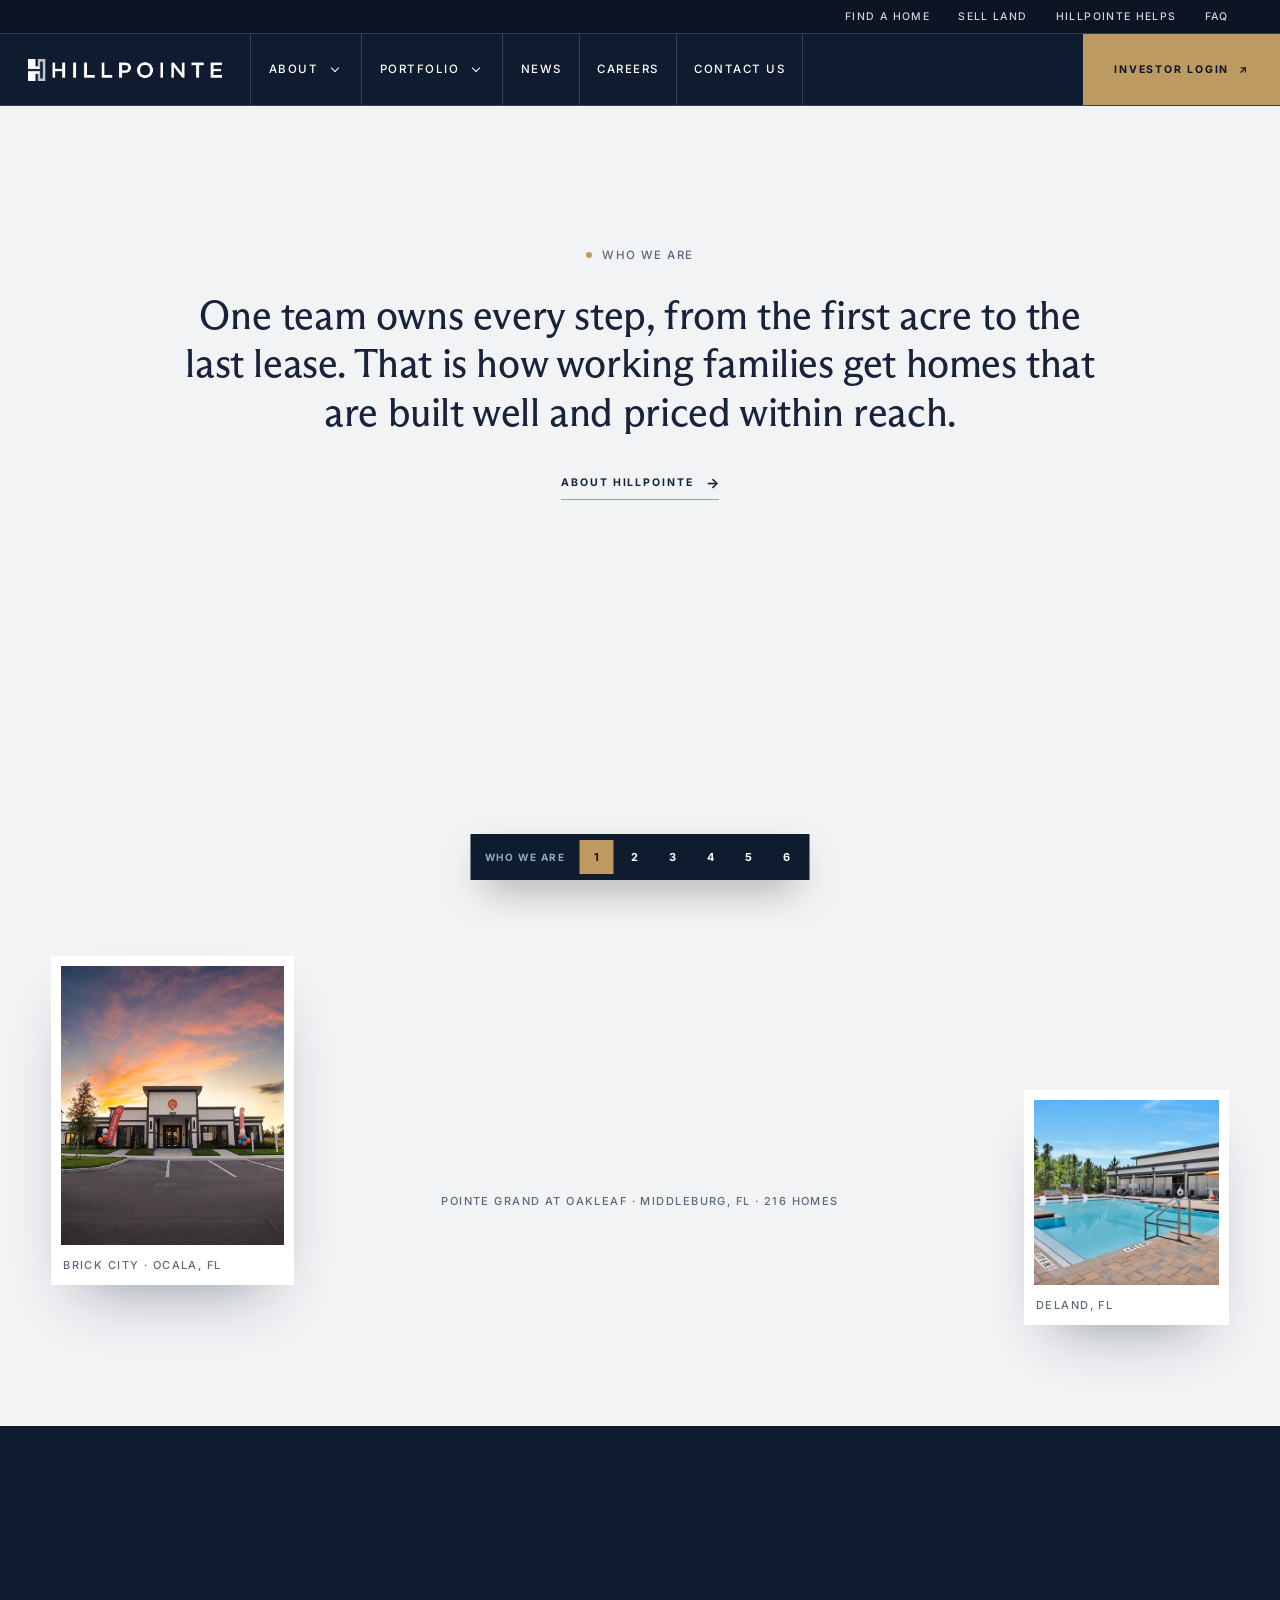
<file: intro.html>
<!doctype html>
<html lang="en">
<head>
<meta charset="utf-8">
<meta name="viewport" content="width=device-width, initial-scale=1">
<title>Who we are · 6 options | Hillpointe</title>
<meta name="robots" content="noindex">
<script>
/* Runs before paint. Review switches: ?p=0..1 freezes the hero zoom; ?flat turns motion off. */
(function () {
  var d = document.documentElement;
  d.classList.add('js');
  if (window.matchMedia('(prefers-reduced-motion: reduce)').matches || /[?&]flat/.test(location.search)) d.classList.add('calm');
})();
</script>
<link rel="preconnect" href="https://fonts.googleapis.com">
<link rel="preconnect" href="https://fonts.gstatic.com" crossorigin>
<link rel="stylesheet" href="https://fonts.googleapis.com/css2?family=Inter:wght@400;500;600;700&display=swap">
<link rel="stylesheet" href="styles.css">
<link rel="stylesheet" href="intro.css">
</head>
<body id="top">

<!-- HEADER (Castle pattern: utility strip + ruled bar, solid once scrolled) -->
<header class="hdr" id="hdr">
  <nav class="util" aria-label="Utility">
    <a href="https://hillpointe.com/communities">Find a Home</a>
    <a href="https://hillpointe.com/sell-land">Sell Land</a>
    <a href="https://hillpointe.com/hillpointe-helps">Hillpointe Helps</a>
    <a href="https://hillpointe.com/faq">FAQ</a>
  </nav>
  <div class="bar">
    <a class="bar__logo" href="#top" aria-label="Hillpointe home">
      <img src="media/logo.png" alt="Hillpointe" width="600" height="68">
    </a>
    <nav class="nav" aria-label="Main">
      <ul class="nav__list">
        <li class="has-sub">
          <a href="https://hillpointe.com/about">About</a>
          <button class="nav__tog" type="button" aria-expanded="false" aria-label="About menu"></button>
          <ul class="sub">
            <li><a href="https://hillpointe.com/about">About Us</a></li>
            <li><a href="https://hillpointe.com/team">Team</a></li>
            <li><a href="https://hillpointe.com/approach">Our Approach</a></li>
            <li><a href="https://hillpointe.com/hillpointe-helps">Hillpointe Helps</a></li>
            <li><a href="https://hillpointe.com/affiliates">Affiliates</a></li>
          </ul>
        </li>
        <li class="has-sub">
          <a href="https://hillpointe.com/communities">Portfolio</a>
          <button class="nav__tog" type="button" aria-expanded="false" aria-label="Portfolio menu"></button>
          <ul class="sub">
            <li><a href="https://hillpointe.com/communities">All Communities</a></li>
            <li><a href="https://hillpointe.com/communities?state=Florida">Florida</a></li>
            <li><a href="https://hillpointe.com/communities?state=Georgia">Georgia</a></li>
            <li><a href="https://hillpointe.com/communities?state=South%20Carolina">South Carolina</a></li>
            <li><a href="https://hillpointe.com/communities?state=North%20Carolina">North Carolina</a></li>
            <li><a href="https://hillpointe.com/communities?state=Tennessee">Tennessee</a></li>
            <li><a href="https://hillpointe.com/communities?state=Colorado">Colorado</a></li>
            <li><a href="https://hillpointe.com/communities?state=Arizona">Arizona</a></li>
            <li><a href="https://hillpointe.com/communities?state=Kentucky">Kentucky</a></li>
            <li><a href="https://hillpointe.com/communities?state=Nevada">Nevada</a></li>
          </ul>
        </li>
        <li><a href="https://hillpointe.com/news">News</a></li>
        <li><a href="https://hillpointe.com/careers">Careers</a></li>
        <li><a href="https://hillpointe.com/contact">Contact Us</a></li>
      </ul>
    </nav>
    <a class="bar__cta" href="https://app.junipersquare.com/i/hillpointe" target="_blank" rel="noopener">Investor Login <span aria-hidden="true">↗</span></a>
    <button class="burger" type="button" aria-label="Menu" aria-haspopup="dialog" id="burger"><span></span><span></span></button>
  </div>
</header>

<!-- MOBILE MENU -->
<dialog class="mm" id="mm" aria-label="Menu">
  <div class="mm__top">
    <a class="bar__logo" href="#top"><img src="media/logo.png" alt="Hillpointe" width="600" height="68"></a>
    <button class="mm__close" type="button" aria-label="Close menu" id="mm-close"><span></span><span></span></button>
  </div>
  <div class="mm__body" id="mm-body"></div>
  <a class="bar__cta mm__cta" href="https://app.junipersquare.com/i/hillpointe" target="_blank" rel="noopener">Investor Login <span aria-hidden="true">↗</span></a>
</dialog>

<main class="iv-main">

  <!-- 1 · QUIET STATEMENT (Diamond Rose, Huts): centred statement, then the aerial with two postcards resting on its edge -->
  <section class="iv iv1 light" data-n="1">
    <div class="wrap iv1__head">
      <p class="eyebrow rv">Who we are</p>
      <p class="iv1__st rv">One team owns every step, from the first acre to the last lease. That is how working families get homes that are built well and priced within reach.</p>
      <a class="link rv" href="https://hillpointe.com/about">About Hillpointe</a>
    </div>
    <div class="iv1__band">
      <figure class="iv1__wide shape"><img src="media/c/oakleaf.jpg" alt="Aerial view of Pointe Grand at Oakleaf among the pines" loading="lazy"></figure>
      <figure class="iv1__card iv1__card--a rv"><span class="iv1__ph"><img src="media/c/brick-city.jpg" alt="Pointe Grand Brick City at sunset" loading="lazy"></span><figcaption class="cap">Brick City · Ocala, FL</figcaption></figure>
      <figure class="iv1__card iv1__card--b rv" style="--d:.12s"><span class="iv1__ph"><img src="media/c/deland.jpg" alt="Resort-style pool at Pointe Grand DeLand" loading="lazy"></span><figcaption class="cap">DeLand, FL</figcaption></figure>
      <p class="cap iv1__wcap">Pointe Grand at Oakleaf · Middleburg, FL · 216 homes</p>
    </div>
  </section>

  <!-- 2 · MONUMENT (NGLM): one large line in capitals, a short centred paragraph, then one photo carrying a word -->
  <section class="iv iv2 light" data-n="2">
    <div class="wrap iv2__head">
      <p class="eyebrow rv">Who we are</p>
      <h2 class="iv2__h display">One team<br>owns every step</h2>
      <div class="iv2__row rv">
        <p class="cap">From the first acre<br>to the last lease</p>
        <p class="iv2__p">Site selection, entitlements, capital, construction, materials and property management all stay in-house. That is how working families get homes that are built well and priced within reach.</p>
        <a class="link" href="https://hillpointe.com/about">About Hillpointe</a>
      </div>
    </div>
    <figure class="iv2__photo shape">
      <img src="media/c/brick-city.jpg" alt="Pointe Grand Brick City at sunset" loading="lazy">
      <span class="iv2__word" aria-hidden="true">Pointe·Grand</span>
      <figcaption class="iv2__cap"><span>Brick City</span><span>Ocala, Florida</span><span>312 homes</span></figcaption>
    </figure>
    <div class="wrap iv2__pair">
      <figure class="shape"><img src="media/c/deland.jpg" alt="Resort-style pool at Pointe Grand DeLand" loading="lazy"><figcaption class="cap">Pointe Grand DeLand · DeLand, FL</figcaption></figure>
      <figure class="shape" style="--d:.12s"><img src="media/c/oakleaf.jpg" alt="Aerial view of Pointe Grand at Oakleaf" loading="lazy"><figcaption class="cap">Pointe Grand at Oakleaf · Middleburg, FL</figcaption></figure>
    </div>
  </section>

  <!-- 3 · CARD ON THE LAND (Quinn): the aerial fills the frame, a paper card carries the story and two communities -->
  <section class="iv iv3" data-n="3">
    <figure class="iv3__bg"><img src="media/c/oakleaf.jpg" alt="Aerial view of Pointe Grand at Oakleaf among the pines" loading="lazy"></figure>
    <div class="wrap iv3__wrap">
      <article class="iv3__card rv">
        <p class="eyebrow">Who we are</p>
        <p class="iv3__st">One team owns every step, from the first acre to the last lease.</p>
        <p class="iv3__p">Site selection, entitlements, capital, construction, materials and property management all stay in-house, so working families get homes that are built well and priced within reach.</p>
        <div class="iv3__thumbs">
          <figure><img src="media/c/brick-city.jpg" alt="Pointe Grand Brick City" loading="lazy"><figcaption>Ocala, FL</figcaption></figure>
          <figure><img src="media/c/deland.jpg" alt="Pointe Grand DeLand" loading="lazy"><figcaption>DeLand, FL</figcaption></figure>
        </div>
        <a class="btn btn--gold" href="https://hillpointe.com/about">About Hillpointe</a>
      </article>
    </div>
    <p class="cap iv3__cap">Pointe Grand at Oakleaf · Middleburg, FL</p>
  </section>

  <!-- 4 · THREE MOVES (Quinn list): land, build, manage; the photo follows the row you are on -->
  <section class="iv iv4 light" data-n="4">
    <div class="wrap">
      <p class="eyebrow rv">Who we are</p>
      <p class="iv4__st rv">One team owns every step, from the first acre to the last lease. That is how working families get homes that are built well and priced within reach.</p>
      <div class="iv4__body">
        <div class="iv4__ph shape" aria-hidden="true">
          <img class="is-on" src="media/c/oakleaf.jpg" alt="" loading="lazy">
          <img src="media/c/brick-city.jpg" alt="" loading="lazy">
          <img src="media/c/deland.jpg" alt="" loading="lazy">
        </div>
        <ol class="iv4__list">
          <li class="iv4__i is-on rv"><span class="iv4__n">01</span><div><h3>Find the land</h3><p>Site selection and entitlements, handled by our own team.</p><img class="iv4__m" src="media/c/oakleaf.jpg" alt="Aerial view of Pointe Grand at Oakleaf" loading="lazy"></div></li>
          <li class="iv4__i rv" style="--d:.08s"><span class="iv4__n">02</span><div><h3>Build it ourselves</h3><p>Capital, materials sourcing and construction, all under one roof.</p><img class="iv4__m" src="media/c/brick-city.jpg" alt="Pointe Grand Brick City" loading="lazy"></div></li>
          <li class="iv4__i rv" style="--d:.16s"><span class="iv4__n">03</span><div><h3>Run it for the long term</h3><p>Proponents, our management company, keeps every community at the standard it opened with.</p><img class="iv4__m" src="media/c/deland.jpg" alt="Pointe Grand DeLand pool" loading="lazy"></div></li>
        </ol>
      </div>
      <a class="link rv" href="https://hillpointe.com/about">About Hillpointe</a>
    </div>
  </section>

  <!-- 5 · EDITORIAL SPLIT (Prestigious): the photo holds still while three short passages pass beside it -->
  <section class="iv iv5 light" data-n="5">
    <div class="wrap iv5__grid">
      <div class="iv5__stick">
        <div class="iv5__ph">
          <img class="is-on" src="media/c/brick-city.jpg" alt="Pointe Grand Brick City at sunset" loading="lazy">
          <img src="media/c/oakleaf.jpg" alt="Aerial view of Pointe Grand at Oakleaf" loading="lazy">
          <img src="media/c/deland.jpg" alt="Resort-style pool at Pointe Grand DeLand" loading="lazy">
          <p class="iv5__cap"><span class="is-on">Brick City · Ocala, FL</span><span>Oakleaf · Middleburg, FL</span><span>DeLand, FL</span></p>
        </div>
      </div>
      <div class="iv5__text">
        <div class="iv5__b" data-i="0">
          <p class="eyebrow">Who we are</p>
          <p class="iv5__st">One team owns every step, from the first acre to the last lease.</p>
          <img class="iv5__m" src="media/c/brick-city.jpg" alt="" loading="lazy">
        </div>
        <div class="iv5__b" data-i="1">
          <p class="cap">No hand-offs</p>
          <p class="iv5__p">Site selection, entitlements, capital, construction, materials and property management all stay in-house. Quality stays consistent, timelines stay tight and costs stay controlled.</p>
          <img class="iv5__m" src="media/c/oakleaf.jpg" alt="" loading="lazy">
        </div>
        <div class="iv5__b" data-i="2">
          <p class="cap">Built for working families</p>
          <p class="iv5__p">Homes that are built well and priced within reach, in nine states from the Southeast to the Mountain West.</p>
          <a class="link" href="https://hillpointe.com/about">About Hillpointe</a>
          <img class="iv5__m" src="media/c/deland.jpg" alt="" loading="lazy">
        </div>
      </div>
    </div>
  </section>

  <!-- 6 · THE GRID (Varsity): a closed hairline grid, labels in the cell corners -->
  <section class="iv iv6 light" data-n="6">
    <div class="wrap">
      <div class="iv6__grid rv">
        <div class="iv6__c iv6__st"><span class="iv6__l">Who we are <i>↘</i></span><p>One team owns every step, from the first acre to the last lease.</p></div>
        <figure class="iv6__c iv6__ph"><img src="media/c/brick-city.jpg" alt="Pointe Grand Brick City at sunset" loading="lazy"><span class="iv6__l iv6__l--w">Ocala, FL</span></figure>
        <figure class="iv6__c iv6__ph"><img src="media/c/deland.jpg" alt="Resort-style pool at Pointe Grand DeLand" loading="lazy"><span class="iv6__l iv6__l--w">DeLand, FL</span></figure>
        <figure class="iv6__c iv6__ph iv6__wide"><img src="media/c/oakleaf.jpg" alt="Aerial view of Pointe Grand at Oakleaf" loading="lazy"><span class="iv6__l iv6__l--w">Middleburg, FL · 216 homes</span></figure>
        <div class="iv6__c iv6__tx"><span class="iv6__l">No hand-offs <i>↘</i></span><p>Site selection, entitlements, capital, construction, materials and property management all stay in-house, so working families get homes that are built well and priced within reach.</p><a class="link" href="https://hillpointe.com/about">About Hillpointe</a></div>
      </div>
    </div>
  </section>

</main>
<div class="iv-next" aria-hidden="true"></div>

<nav class="picker" aria-label="Choose an option">
  <span class="picker__l">Who we are</span>
  <a href="?v=1" data-v="1">1</a><a href="?v=2" data-v="2">2</a><a href="?v=3" data-v="3">3</a><a href="?v=4" data-v="4">4</a><a href="?v=5" data-v="5">5</a><a href="?v=6" data-v="6">6</a>
</nav>

<script src="intro.js"></script>
</body>
</html>
</file>
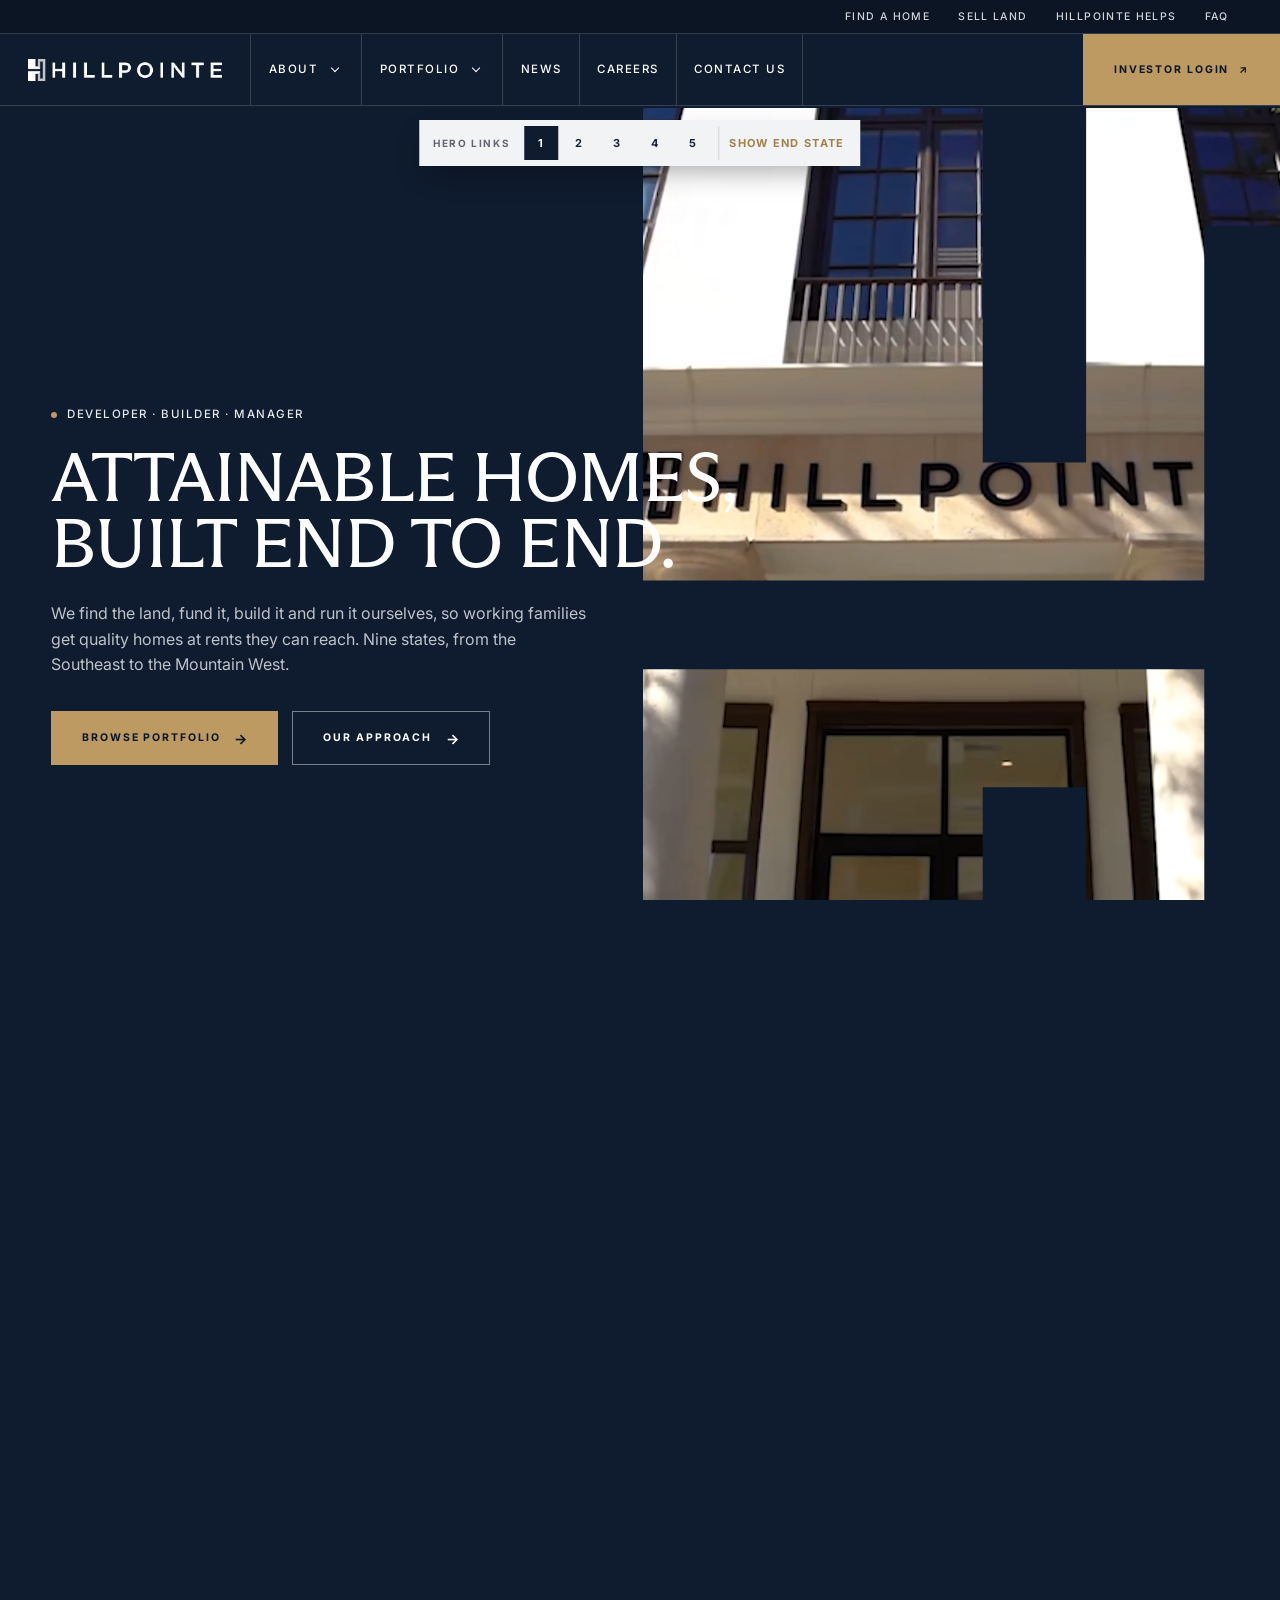
<file: routes.html>
<!doctype html>
<html lang="en">
<head>
<meta charset="utf-8">
<meta name="viewport" content="width=device-width, initial-scale=1">
<title>Hero links · 5 options | Hillpointe</title>
<meta name="robots" content="noindex">
<script>
/* Runs before paint. Review switches: ?p=0..1 freezes the hero zoom; ?flat turns motion off. */
(function () {
  var d = document.documentElement;
  d.classList.add('js');
  if (window.matchMedia('(prefers-reduced-motion: reduce)').matches || /[?&]flat/.test(location.search)) d.classList.add('calm');
})();
</script>
<link rel="preload" as="image" href="media/hero-poster.jpg">
<link rel="preconnect" href="https://fonts.googleapis.com">
<link rel="preconnect" href="https://fonts.gstatic.com" crossorigin>
<link rel="stylesheet" href="https://fonts.googleapis.com/css2?family=Inter:wght@400;500;600;700&display=swap">
<link rel="stylesheet" href="styles.css">
<link rel="stylesheet" href="routes.css">
</head>
<body id="top">

<!-- HEADER (Castle pattern: utility strip + ruled bar, solid once scrolled) -->
<header class="hdr" id="hdr">
  <nav class="util" aria-label="Utility">
    <a href="https://hillpointe.com/communities">Find a Home</a>
    <a href="https://hillpointe.com/sell-land">Sell Land</a>
    <a href="https://hillpointe.com/hillpointe-helps">Hillpointe Helps</a>
    <a href="https://hillpointe.com/faq">FAQ</a>
  </nav>
  <div class="bar">
    <a class="bar__logo" href="#top" aria-label="Hillpointe home">
      <img src="media/logo.png" alt="Hillpointe" width="600" height="68">
    </a>
    <nav class="nav" aria-label="Main">
      <ul class="nav__list">
        <li class="has-sub">
          <a href="https://hillpointe.com/about">About</a>
          <button class="nav__tog" type="button" aria-expanded="false" aria-label="About menu"></button>
          <ul class="sub">
            <li><a href="https://hillpointe.com/about">About Us</a></li>
            <li><a href="https://hillpointe.com/team">Team</a></li>
            <li><a href="https://hillpointe.com/approach">Our Approach</a></li>
            <li><a href="https://hillpointe.com/hillpointe-helps">Hillpointe Helps</a></li>
            <li><a href="https://hillpointe.com/affiliates">Affiliates</a></li>
          </ul>
        </li>
        <li class="has-sub">
          <a href="https://hillpointe.com/communities">Portfolio</a>
          <button class="nav__tog" type="button" aria-expanded="false" aria-label="Portfolio menu"></button>
          <ul class="sub">
            <li><a href="https://hillpointe.com/communities">All Communities</a></li>
            <li><a href="https://hillpointe.com/communities?state=Florida">Florida</a></li>
            <li><a href="https://hillpointe.com/communities?state=Georgia">Georgia</a></li>
            <li><a href="https://hillpointe.com/communities?state=South%20Carolina">South Carolina</a></li>
            <li><a href="https://hillpointe.com/communities?state=North%20Carolina">North Carolina</a></li>
            <li><a href="https://hillpointe.com/communities?state=Tennessee">Tennessee</a></li>
            <li><a href="https://hillpointe.com/communities?state=Colorado">Colorado</a></li>
            <li><a href="https://hillpointe.com/communities?state=Arizona">Arizona</a></li>
            <li><a href="https://hillpointe.com/communities?state=Kentucky">Kentucky</a></li>
            <li><a href="https://hillpointe.com/communities?state=Nevada">Nevada</a></li>
          </ul>
        </li>
        <li><a href="https://hillpointe.com/news">News</a></li>
        <li><a href="https://hillpointe.com/careers">Careers</a></li>
        <li><a href="https://hillpointe.com/contact">Contact Us</a></li>
      </ul>
    </nav>
    <a class="bar__cta" href="https://app.junipersquare.com/i/hillpointe" target="_blank" rel="noopener">Investor Login <span aria-hidden="true">↗</span></a>
    <button class="burger" type="button" aria-label="Menu" aria-haspopup="dialog" id="burger"><span></span><span></span></button>
  </div>
</header>

<!-- MOBILE MENU -->
<dialog class="mm" id="mm" aria-label="Menu">
  <div class="mm__top">
    <a class="bar__logo" href="#top"><img src="media/logo.png" alt="Hillpointe" width="600" height="68"></a>
    <button class="mm__close" type="button" aria-label="Close menu" id="mm-close"><span></span><span></span></button>
  </div>
  <div class="mm__body" id="mm-body"></div>
  <a class="bar__cta mm__cta" href="https://app.junipersquare.com/i/hillpointe" target="_blank" rel="noopener">Investor Login <span aria-hidden="true">↗</span></a>
</dialog>

<main>
  <section class="hero" id="hero" aria-label="Introduction">
    <div class="hero__stage">
      <div class="hero__media" id="hero-media">
        <video class="hero__video" id="hero-video" muted loop playsinline autoplay preload="auto" poster="media/hero-poster.jpg" aria-hidden="true">
          <source src="media/hero.mp4" type="video/mp4">
        </video>
      </div>

      <!-- shade behind the copy only; JS fades it in as the video spreads under the text -->
      <div class="hero__scrim" id="hero-scrim" aria-hidden="true"></div>

      <!-- invisible box that sets where and how big the mark starts; JS reads it -->
      <div class="hero__slot" id="hero-slot" aria-hidden="true"></div>

      <div class="hero__content" id="hero-content">
        <p class="eyebrow">Developer · Builder · Manager</p>
        <h1 class="display hero__title"><span>Attainable homes,</span> <span>built end to end.</span></h1>
        <p class="hero__lede">We find the land, fund it, build it and run it ourselves, so working families get quality homes at rents they can reach. Nine states, from the Southeast to the Mountain West.</p>
        <div class="btns">
          <a class="btn btn--gold" href="https://hillpointe.com/communities">Browse Portfolio</a>
          <a class="btn btn--light" href="https://hillpointe.com/approach">Our Approach</a>
        </div>
      </div>

      <div class="hero__foot" id="hero-foot">
        <nav class="routes" aria-label="Start here">
          <a href="https://hillpointe.com/communities">Find a home</a>
          <a href="https://hillpointe.com/sell-land">Sell us land</a>
          <a href="https://app.junipersquare.com/i/hillpointe" target="_blank" rel="noopener">Invest with us</a>
        </nav>
      </div>

      <button class="vctl" type="button" id="vctl" aria-label="Pause video"><i aria-hidden="true"></i><span>Pause</span></button>
    </div>
  </section>
  <div class="rt-after" aria-hidden="true"></div>
</main>

<!-- option picker (review aid) -->
<nav class="picker" id="picker" aria-label="Choose an option">
  <span class="picker__l">Hero links</span>
  <a href="?v=1" data-v="1">1</a><a href="?v=2" data-v="2">2</a><a href="?v=3" data-v="3">3</a><a href="?v=4" data-v="4">4</a><a href="?v=5" data-v="5">5</a>
  <button type="button" id="picker-jump">Show end state</button>
</nav>

<script src="routes.js"></script>
<script src="app.js"></script>
</body>
</html>
</file>
<file: styles.css>
/* Hillpointe homepage proposal — hero.
   Type and buttons follow the Castle prototype exactly: ABC Arizona Flare (uppercase) for display,
   Inter for body, labels, nav and buttons. Colours are a refined take on hillpointe.com's navy, mist and gold. */
@font-face{font-family:"ABC Arizona Flare";src:url("fonts/ABCArizona-FlareRegular.otf") format("opentype");font-weight:400;font-style:normal;font-display:swap}

:root{
  --ink:#0B1524;        /* deepest navy */
  --navy:#0F1B2E;       /* hillpointe base navy */
  --navy-2:#172946;     /* hillpointe raised navy */
  --mist:#E5E8EC;       /* hillpointe light */
  --steel:#8FAAC4;      /* refined from #7CA0BF */
  --gold:#BC9A62;--gold-hi:#CDAE78;--gold-dk:#A0804B;
  --white:#fff;
  --flare:"ABC Arizona Flare",Georgia,"Times New Roman",serif;
  --sans:"Inter",system-ui,-apple-system,"Segoe UI",Roboto,Helvetica,Arial,sans-serif;
  --pad:clamp(20px,4vw,56px);
  --line-l:rgba(229,232,236,.18);
  --ease:cubic-bezier(.2,.7,.2,1);
  --util:34px;--bar:72px;
}

*,*::before,*::after{box-sizing:border-box}
html{-webkit-text-size-adjust:100%}
body{margin:0;background:var(--navy);color:var(--mist);font:400 16px/1.6 var(--sans);-webkit-font-smoothing:antialiased;overflow-x:hidden}
img,video{display:block;max-width:100%}
h1,p,ul{margin:0;padding:0}
ul{list-style:none}
a{color:inherit;text-decoration:none}
button{font:inherit;color:inherit;cursor:pointer}
:focus-visible{outline:2px solid var(--gold);outline-offset:3px}
.wrap{padding-inline:var(--pad);max-width:1680px;margin-inline:auto}

/* ---------- type (Castle) ---------- */
.eyebrow,.util,.nav__list>li>a,.btn,.bar__cta,.vctl{
  font-family:var(--sans);font-weight:500;font-size:11.5px;line-height:1.5;letter-spacing:.13em;text-transform:uppercase}
.eyebrow{display:flex;align-items:center;gap:10px}
.eyebrow::before{content:"";flex:none;width:6px;height:6px;border-radius:50%;background:var(--gold)}
.display{font-family:var(--flare);font-weight:400;text-transform:uppercase;line-height:.95;letter-spacing:-.012em}

/* ---------- buttons (Castle) ---------- */
.btn,.bar__cta,.vctl{font-weight:700;font-size:10.5px;letter-spacing:.18em}
.btn{display:inline-flex;align-items:center;justify-content:center;gap:14px;min-height:54px;padding:0 30px;border:1px solid transparent;background:none;transition:background .35s,color .35s,border-color .35s}
.btn::after{content:"→";font-size:14px;letter-spacing:0;transition:transform .35s var(--ease)}
.btn:hover::after{transform:translateX(4px)}
.btn--gold{background:var(--gold);color:var(--ink)}
.btn--gold:hover{background:var(--gold-dk)}
.btn--light{border-color:rgba(229,232,236,.5);color:var(--white)}
.btn--light:hover{border-color:var(--gold-hi);color:var(--gold-hi)}
.btns{display:flex;flex-wrap:wrap;gap:14px;align-items:center}

/* ---------- header (Castle) ---------- */
.hdr{position:fixed;inset:0 0 auto 0;z-index:100;color:var(--white);transition:transform .6s var(--ease)}
.util{display:flex;justify-content:flex-end;align-items:center;gap:clamp(16px,2.2vw,32px);height:var(--util);padding:0 var(--pad);background:var(--ink);border-bottom:1px solid var(--line-l);font-size:10.5px}
.util a{white-space:nowrap;opacity:.82;transition:opacity .3s,color .3s}
.util a:hover{opacity:1;color:var(--gold-hi)}
.bar{display:flex;align-items:stretch;height:var(--bar);border-bottom:1px solid var(--line-l);transition:background .5s ease,height .5s var(--ease)}
.hdr.is-stuck{transform:translateY(calc(var(--util) * -1))}
.hdr.is-stuck .bar{background:var(--navy);height:64px}
.bar__logo{display:flex;align-items:center;padding:0 clamp(18px,2.2vw,32px);border-right:1px solid var(--line-l)}
.bar__logo img{height:22px;width:auto}
.nav{flex:1;display:flex}
.nav__list{display:flex;height:100%}
.nav__list>li{position:relative;display:flex;align-items:center;gap:8px;padding:0 clamp(12px,1.35vw,22px);border-right:1px solid var(--line-l)}
.nav__list>li>a{display:flex;align-items:center;height:100%;transition:color .3s}
.nav__list>li>a:hover,.nav__list>li:focus-within>a{color:var(--gold-hi)}
.nav__tog{width:18px;height:18px;padding:0;border:0;background:none;display:grid;place-items:center}
.nav__tog::before{content:"";width:6px;height:6px;border-right:1px solid currentColor;border-bottom:1px solid currentColor;transform:translateY(-2px) rotate(45deg);transition:transform .35s var(--ease)}
.sub{position:absolute;top:100%;left:-1px;min-width:250px;padding:12px 0;background:var(--navy);border:1px solid var(--line-l);border-top-color:var(--gold);opacity:0;visibility:hidden;transform:translateY(8px);transition:opacity .35s ease,transform .45s var(--ease),visibility 0s .45s}
.nav__list>li:hover>.sub,.nav__list>li:focus-within>.sub,.nav__list>li.open>.sub{opacity:1;visibility:visible;transform:none;transition-delay:0s}
.nav__list>li:hover .nav__tog::before,.nav__list>li.open .nav__tog::before{transform:translateY(2px) rotate(225deg)}
.sub a{display:block;padding:10px 24px;font-size:14.5px;line-height:1.35;transition:color .3s,padding-left .4s var(--ease)}
.sub a:hover,.sub a:focus-visible{color:var(--gold-hi);padding-left:30px}
.bar__cta{display:flex;align-items:center;gap:10px;margin-left:auto;padding:0 clamp(18px,2.4vw,36px);background:var(--gold);color:var(--ink);white-space:nowrap;text-transform:uppercase;transition:background .35s}
.bar__cta:hover{background:var(--gold-dk)}
.burger,.mm__close{display:none;position:relative;width:64px;border:0;border-left:1px solid var(--line-l);background:none;padding:0}
.burger span,.mm__close span{position:absolute;left:21px;right:21px;height:1px;background:currentColor}
.burger span:first-child{top:calc(50% - 4px)}
.burger span:last-child{top:calc(50% + 4px)}
.mm__close{display:block;margin-left:auto}
.mm__close span{top:50%}
.mm__close span:first-child{transform:rotate(45deg)}
.mm__close span:last-child{transform:rotate(-45deg)}

/* mobile menu (Castle) */
.mm{width:100vw;height:100dvh;max-width:none;max-height:none;margin:0;padding:0;border:0;background:var(--navy);color:var(--white);overflow:hidden}
.mm::backdrop{background:var(--ink)}
.mm[open]{display:flex;flex-direction:column;animation:hp-fade .35s ease}
@keyframes hp-fade{from{opacity:0}}
.mm__top{display:flex;height:60px;border-bottom:1px solid var(--line-l);flex:none}
.mm__top .bar__logo{border-right:0}
.mm__body{flex:1;overflow:auto;padding:8px var(--pad) 40px}
.mm__group{border-bottom:1px solid var(--line-l)}
.mm__group>a,.mm__head{display:flex;align-items:center;justify-content:space-between;width:100%;padding:20px 0;border:0;background:none;color:inherit;text-align:left;
  font-family:var(--flare);text-transform:uppercase;font-size:26px;line-height:1.1;transition:color .3s}
.mm__head i{position:relative;flex:none;width:14px;height:14px;margin-left:16px}
.mm__head i::before,.mm__head i::after{content:"";position:absolute;left:0;right:0;top:50%;height:1px;background:currentColor;transition:transform .4s var(--ease)}
.mm__head i::after{transform:rotate(90deg)}
.mm__group.open .mm__head{color:var(--gold-hi)}
.mm__group.open .mm__head i::after{transform:rotate(0)}
.mm__panel{display:grid;grid-template-rows:0fr;transition:grid-template-rows .45s var(--ease)}
.mm__panel>div{overflow:hidden;min-height:0}
.mm__group.open .mm__panel{grid-template-rows:1fr}
.mm__panel ul{padding:0 0 18px;border-left:1px solid var(--gold);margin-left:2px}
.mm__panel ul a{display:block;padding:9px 0 9px 18px;font-size:15px;color:rgba(255,255,255,.78)}
.mm__group:not(.open) .mm__panel a{visibility:hidden;transition:visibility 0s .45s}
.mm__util{display:grid;grid-template-columns:1fr 1fr;gap:2px 20px;padding-top:24px}
.mm__util a{display:block;padding:6px 0;font-size:11.5px;letter-spacing:.13em;text-transform:uppercase;font-weight:500;color:rgba(255,255,255,.78)}
.mm a:hover{color:var(--gold-hi)}
.mm__cta{flex:none;justify-content:center;height:60px;margin:0}

/* ---------- hero ---------- */
/* The section is tall; the stage sticks while the mark zooms. Scroll distance = height - 100svh. */
.hero{position:relative;height:300svh;background:var(--navy)}
.hero__stage{position:sticky;top:0;height:100svh;min-height:560px;overflow:hidden;color:var(--white)}

/* Video always covers the stage, untouched (no overlay, no tint). The mask decides how much shows. */
.hero__media{position:absolute;inset:0;
  -webkit-mask-image:url("media/mark.svg");mask-image:url("media/mark.svg");
  -webkit-mask-repeat:no-repeat;mask-repeat:no-repeat;
  -webkit-mask-size:var(--mw,0) var(--mh,0);mask-size:var(--mw,0) var(--mh,0);
  -webkit-mask-position:var(--mx,0) var(--my,0);mask-position:var(--mx,0) var(--my,0);
  will-change:mask-size,mask-position}
.hero__media.is-full{-webkit-mask-image:none;mask-image:none}
.hero__video{position:absolute;inset:0;width:100%;height:100%;object-fit:cover;background:var(--navy-2);transform-origin:50% 50%;will-change:transform}

/* Where the mark starts. Desktop: right column, between the bar and the copy. */
.hero__slot{position:absolute;visibility:hidden;pointer-events:none;
  height:min(44svh,420px);aspect-ratio:53/68;right:calc(var(--pad) + 2vw);top:calc(var(--util) + var(--bar) + clamp(28px,6svh,72px))}

.hero__content{position:absolute;left:var(--pad);right:var(--pad);bottom:clamp(108px,15svh,150px);max-width:1040px}
.hero__content .eyebrow{color:var(--mist);margin-bottom:clamp(14px,1.6vw,22px)}
.hero__title{font-size:clamp(42px,5.4vw,96px);margin-bottom:clamp(18px,2vw,28px)}
.hero__title span{display:block}
.hero__lede{max-width:540px;color:rgba(229,232,236,.82);margin-bottom:clamp(24px,2.6vw,36px)}

.hero__foot{position:absolute;left:0;right:0;bottom:0;display:flex;align-items:stretch;justify-content:flex-end;border-top:1px solid var(--line-l);min-height:64px}

/* Shade behind the copy only (bottom and left edges); the top and right of the video stay untouched. */
.hero__scrim{position:absolute;inset:0;pointer-events:none;opacity:0;
  background:
    linear-gradient(to top,rgba(11,21,36,.78) 0%,rgba(11,21,36,.5) 22%,rgba(11,21,36,0) 55%),
    linear-gradient(to right,rgba(11,21,36,.62) 0%,rgba(11,21,36,.3) 32%,rgba(11,21,36,0) 58%)}

/* Metrics and quick links: hidden at first, rise in once the video is full screen. */
.hero__foot{background:rgba(11,21,36,.35);-webkit-backdrop-filter:blur(14px);backdrop-filter:blur(14px);
  opacity:0;visibility:hidden;transform:translateY(100%);
  transition:opacity .6s ease,transform .9s var(--ease),visibility 0s .9s}
.hero__foot.is-in{opacity:1;visibility:visible;transform:none;transition-delay:0s}
html.calm .hero__foot,html.calm .hero__foot *{opacity:1;visibility:visible;transform:none;transition:none}

/* Pause control, Castle .vctl: appears once the video is full screen, top right, clear of the copy and the foot. */
.vctl{position:absolute;right:var(--pad);top:calc(var(--util) + var(--bar) + 18px);display:flex;align-items:center;gap:10px;padding:10px 16px;border:0;background:rgba(11,21,36,.45);-webkit-backdrop-filter:blur(10px);backdrop-filter:blur(10px);color:var(--white);
  opacity:0;visibility:hidden;transition:opacity .5s ease,visibility 0s .5s;text-shadow:0 1px 2px rgba(0,0,0,.35)}
.vctl.is-on{opacity:1;visibility:visible;transition-delay:0s}
.vctl i{position:relative;width:10px;height:12px}
.vctl i::before,.vctl i::after{content:"";position:absolute;top:0;bottom:0;width:3px;background:currentColor}
.vctl i::before{left:0}.vctl i::after{right:0}
.vctl.is-paused i::before{width:0;height:0;background:none;border-style:solid;border-width:6px 0 6px 10px;border-color:transparent transparent transparent currentColor}
.vctl.is-paused i::after{display:none}

/* Review aid: shown only when ?p= freezes the hero */
.freeze-tag{position:fixed;left:50%;bottom:16px;transform:translateX(-50%);z-index:200;padding:10px 16px;background:var(--gold);color:var(--ink);
  font:700 10.5px/1.3 var(--sans);letter-spacing:.14em;text-transform:uppercase;white-space:nowrap}

/* =====================================================================
   SECTIONS BELOW THE HERO
   Light sections: paper (#F2F3F5) with navy ink. Dark sections: navy.
   ===================================================================== */
:root{--paper:#F2F3F5;--paper-2:#E8EBEF;--text:#16233A;--muted:#5C6878;--line-d:rgba(15,27,46,.14);--sec:clamp(96px,11vw,176px)}
.light{background:var(--paper);color:var(--text)}
.light--alt{background:var(--paper-2)}
.dark{background:var(--navy);color:var(--mist)}
.light .eyebrow{color:var(--muted)}
.dark .eyebrow{color:var(--steel)}
.h2{font-size:clamp(38px,5vw,80px)}
.statement{font-family:var(--flare);font-size:clamp(25px,3vw,44px);line-height:1.22;letter-spacing:-.01em}
.statement .hi{color:var(--gold-dk)}

/* text link (Castle): caps, bold, arrow, gold underline */
.link{display:inline-flex;align-items:center;gap:12px;font:700 10.5px/1.4 var(--sans);letter-spacing:.18em;text-transform:uppercase;padding-bottom:6px;border-bottom:1px solid var(--gold);transition:color .3s,border-color .3s}
.link::after{content:"→";font-size:14px;letter-spacing:0;transition:transform .35s var(--ease)}
.link:hover{color:var(--gold-dk)}
.link:hover::after{transform:translateX(4px)}
.link--light{color:var(--white)}
.link--light:hover{color:var(--gold-hi)}
.link--inline{margin-left:10px}
.cap{font:500 11px/1.5 var(--sans);letter-spacing:.13em;text-transform:uppercase;color:var(--muted)}

.frame{position:relative;overflow:hidden;margin:0}
.frame img{width:100%;height:100%;object-fit:cover}

/* ---------- 1) who we are ---------- */
.intro{padding:var(--sec) 0}
.intro__grid{display:grid;grid-template-columns:repeat(12,minmax(0,1fr));column-gap:clamp(16px,2vw,32px);align-items:start}
.intro__head{display:flex;flex-direction:column;align-items:center;text-align:center}
.intro .eyebrow{margin-bottom:clamp(22px,2.4vw,32px)}
.intro__statement{font-size:clamp(28px,3.1vw,48px);line-height:1.22;max-width:23em;margin-bottom:36px}
.intro__img-a{grid-column:1/span 7;aspect-ratio:4/3;margin-top:clamp(72px,8vw,120px)}
.intro__img-b{grid-column:9/span 4;margin-top:clamp(176px,18vw,280px)}
.intro__img-b .frame{aspect-ratio:4/5}
.intro__img-b .cap{margin-top:14px}
.intro__cap-a{grid-column:1/span 7;margin-top:14px}
.intro__wide{margin:clamp(72px,9vw,140px) 0 0}
.intro__wide .frame{width:100%;height:clamp(300px,46vw,760px)}
.intro__wide .frame img{object-position:50% 55%}
.intro__wide .cap{margin-top:14px}
.intro__after{display:flex;justify-content:center;margin-top:clamp(56px,6vw,96px);text-align:center}
.intro__after p{max-width:40em;font-size:clamp(17px,1.3vw,20px);line-height:1.6;color:var(--muted)}

/* ---------- 2) numbers: stair cards (VanTrust / Quinn) ---------- */
.nums{padding:var(--sec) 0}
.nums__head{display:grid;grid-template-columns:minmax(0,1fr) auto;column-gap:clamp(32px,5vw,96px);align-items:center}
.nums__head .eyebrow{margin-bottom:22px}
.nums__head .h2{color:var(--white);max-width:12em;margin-bottom:24px}
.nums__sub{color:rgba(229,232,236,.75);max-width:30em}

/* NMHC award: the exact gold frame from hillpointe.com (same radial gradient), larger, in our fonts */
.award{position:relative;margin:0;width:clamp(240px,22vw,330px);aspect-ratio:1;border-radius:4px;overflow:hidden;
  background:radial-gradient(circle at 15% 15%,#e4b96f 0%,#d4a574 30%,#a28350 65%,#8a6d3b 100%);
  box-shadow:0 40px 80px -30px rgba(0,0,0,.6),inset 0 0 0 1px rgba(255,236,200,.28)}
.award::before{content:"";position:absolute;inset:clamp(10px,1vw,14px);border:1px solid rgba(255,240,210,.45);pointer-events:none}
.award__in{position:relative;height:100%;display:flex;flex-direction:column;align-items:center;justify-content:center;text-align:center;color:var(--mist);padding:28px}
.award__big{font:400 clamp(34px,3.1vw,48px)/1 var(--flare);text-transform:uppercase;letter-spacing:-.005em;color:#fff;text-shadow:0 1px 0 rgba(90,64,24,.25)}
.award__small{margin-top:14px;font:600 clamp(10.5px,.85vw,12.5px)/1.5 var(--sans);letter-spacing:.2em;text-transform:uppercase;color:#fff}
.award__logo{width:clamp(54px,4.6vw,72px);height:auto;margin-top:clamp(22px,2.4vw,34px);opacity:.92}
.award__year{margin-top:10px;font:500 10px/1.4 var(--sans);letter-spacing:.18em;text-transform:uppercase;color:rgba(255,248,235,.85)}
/* a gold sheen passes across it every 5 seconds */
.award::after{content:"";position:absolute;inset:-20%;background:linear-gradient(115deg,transparent 38%,rgba(255,250,235,.55) 50%,transparent 62%);transform:translateX(-120%);pointer-events:none}
html.js:not(.calm) .award{opacity:0;transform:translateY(40px) scale(.96);transition:opacity 1s ease,transform 1.2s cubic-bezier(.2,.7,.2,1)}
html.js:not(.calm) .award.in{opacity:1;transform:none}
html.js:not(.calm) .award.in::after{animation:hp-sheen 5s cubic-bezier(.65,0,.25,1) .7s infinite}
@keyframes hp-sheen{0%{transform:translateX(-120%)}32%,100%{transform:translateX(120%)}}
@media (max-width:820px){
  .award{width:min(260px,72vw);margin:36px auto 0;justify-self:center}
}
.stairs{--h:clamp(380px,34vw,540px);display:grid;grid-template-columns:repeat(4,minmax(0,1fr));gap:clamp(12px,1.6vw,22px);align-items:end;margin-top:clamp(56px,7vw,104px)}
.stair{position:relative;overflow:hidden;background:var(--paper);color:var(--text);padding:clamp(18px,2.2vw,32px) clamp(18px,2.2vw,32px) clamp(20px,2.4vw,34px) clamp(26px,2.8vw,40px);display:flex;flex-direction:column;justify-content:space-between}
.stair--1{height:var(--h)}
.stair--2{height:calc(var(--h)*.82)}
.stair--3{height:calc(var(--h)*.66)}
.stair--4{height:calc(var(--h)*.53)}
.stair__bar{position:absolute;left:0;top:0;bottom:0;width:7px;transform-origin:50% 0;transform:scaleY(var(--fill,1))}
.stair--1 .stair__bar{background:var(--gold)}
.stair--2 .stair__bar{background:var(--steel)}
.stair--3 .stair__bar{background:var(--steel)}
.stair--4 .stair__bar{background:var(--gold-dk)}
.stair__top{display:flex;justify-content:space-between;gap:12px}
.stair__num{font:400 clamp(32px,3.3vw,54px)/1 var(--flare);letter-spacing:-.02em;white-space:nowrap}
.stair__label{font:500 11.5px/1.5 var(--sans);letter-spacing:.13em;text-transform:uppercase;color:var(--muted);max-width:14em}
.nums__foot{display:flex;flex-wrap:wrap;gap:12px 40px;margin-top:36px;padding-top:24px;border-top:1px solid var(--line-l);font:500 11.5px/1.5 var(--sans);letter-spacing:.13em;text-transform:uppercase;color:rgba(229,232,236,.7)}
.nums__foot b{font:400 22px/1 var(--flare);letter-spacing:0;color:var(--gold-hi);margin-right:8px;vertical-align:-2px}

/* ---------- 3) where we build: tile map ---------- */
.map{padding:var(--sec) 0}
.map__head{display:grid;grid-template-columns:minmax(0,1fr) minmax(0,440px);column-gap:40px;align-items:end;margin-bottom:clamp(48px,6vw,88px)}
.map__head .eyebrow{margin-bottom:22px}
.map__intro p{color:var(--muted);margin-bottom:22px}
.legend{display:flex;flex-wrap:wrap;gap:10px 22px;font:500 10.5px/1.4 var(--sans);letter-spacing:.13em;text-transform:uppercase;color:var(--text)}
.legend li{display:flex;align-items:center;gap:8px}
.k{width:12px;height:12px;flex:none}
.k--live{background:var(--gold)}
.k--build{border:1.5px solid var(--gold)}
.k--new{border:1.5px dashed var(--gold-dk)}
.map__body{display:grid;grid-template-columns:minmax(0,7fr) minmax(0,5fr);gap:clamp(28px,4vw,72px);align-items:center}
.tiles{display:grid;grid-template-columns:repeat(11,minmax(0,1fr));gap:clamp(3px,.45vw,7px)}
.map__body{align-items:start}
.tiles{align-self:center}
/* inactive states are quiet unlabelled blocks: they only draw the country's outline */
.tile-s{aspect-ratio:1;display:grid;place-items:center;font:600 clamp(9px,.78vw,12px)/1 var(--sans);letter-spacing:.06em;color:transparent;border:0;background:var(--paper-2);padding:0}
.tile-s.is-hp{background:var(--white);color:var(--text);border:1.5px solid var(--gold);cursor:pointer;font-weight:700;transition:background .35s,color .35s,transform .45s var(--ease),box-shadow .45s var(--ease)}
.tile-s.is-hp:hover{box-shadow:0 10px 24px -12px rgba(15,27,46,.45)}
.tile-s.is-live{background:var(--gold);color:var(--ink);border-color:var(--gold)}
.tile-s.is-new{border-style:dashed;border-color:var(--gold-dk)}
.tile-s.is-hp:hover{transform:translateY(-3px)}
.tile-s.is-on{background:var(--navy);color:var(--white);border-color:var(--navy);transform:translateY(-3px)}
.tile-s:focus-visible{outline-offset:2px}
.state{background:var(--white);display:flex;flex-direction:column;min-height:100%}
.state__img{position:relative;aspect-ratio:3/2;overflow:hidden;background:var(--navy)}
.state__img img{width:100%;height:100%;object-fit:cover;animation:hp-open .9s var(--ease) both}
.state__img--none{display:grid;place-items:center}
.state__abbr{font:400 clamp(72px,9vw,140px)/1 var(--flare);color:var(--navy-2);-webkit-text-stroke:1px var(--steel);letter-spacing:.02em;animation:hp-rise .8s var(--ease) both}
@keyframes hp-open{from{clip-path:inset(100% 0 0 0);transform:scale(1.08)}to{clip-path:inset(0);transform:none}}
@keyframes hp-rise{from{opacity:0;transform:translateY(24px)}}
.state__body{padding:clamp(22px,2.2vw,30px) clamp(22px,2.4vw,34px) clamp(40px,4vw,64px);display:flex;flex-direction:column;gap:14px;flex:1;animation:hp-rise .7s var(--ease) both .08s}
.state__top{display:flex;justify-content:space-between;align-items:baseline;gap:16px}
.state__n{font:400 clamp(28px,2.6vw,40px)/1 var(--flare);text-transform:uppercase;margin:0}
.state__count{font:500 11.5px/1.5 var(--sans);letter-spacing:.13em;text-transform:uppercase;color:var(--muted);white-space:nowrap}
.state__count b{font:400 26px/1 var(--flare);letter-spacing:0;color:var(--gold-dk);margin-right:6px;vertical-align:-3px}
.state__status{display:inline-flex;align-self:flex-start;align-items:center;gap:8px;padding:6px 10px;background:var(--paper-2);font:700 10px/1.3 var(--sans);letter-spacing:.14em;text-transform:uppercase}
.state__status i{width:8px;height:8px;background:var(--gold)}
.state__status.is-build i{background:none;border:1.5px solid var(--gold)}
.state__status.is-new i{background:none;border:1.5px dashed var(--gold-dk)}
.state__cities{color:var(--muted);font-size:15px}
.state__tags{display:flex;flex-wrap:wrap;gap:8px}
.state__tag{display:inline-flex;align-items:center;padding:6px 10px;border:1px solid var(--line-d);font:600 10px/1.3 var(--sans);letter-spacing:.14em;text-transform:uppercase;color:var(--muted)}
.state .link{align-self:flex-start;margin-top:clamp(36px,3.4vw,52px)}
@media (max-width:480px){.state__at{display:none}}
.map__all{display:inline-flex;margin-top:28px}

/* ---------- 4) approach: pinned, stepped ---------- */
.flow{position:relative;height:340svh}
.flow__stage{position:sticky;top:0;height:100svh;min-height:640px;display:flex;flex-direction:column;justify-content:center;padding-top:64px;overflow:hidden}
.flow__grid{display:grid;grid-template-columns:minmax(0,5fr) minmax(0,7fr);gap:clamp(28px,5vw,96px);align-items:center;width:100%}
.flow__h{color:var(--white);font-size:clamp(34px,4vw,64px);margin:18px 0 clamp(24px,3vw,44px)}
.flow__count{display:flex;align-items:flex-end;gap:10px;font:400 clamp(44px,4.6vw,72px)/1 var(--flare);color:var(--gold-hi);margin-bottom:22px}
.flow__digit{display:block;height:1em;overflow:hidden}
.flow__digit span{display:block;height:1em;transform:translateY(calc(var(--i,0) * -100%));transition:transform .8s cubic-bezier(.65,0,.25,1)}
.flow__of{font-size:.36em;color:rgba(229,232,236,.5);padding-bottom:.25em}
.flow__texts{display:grid;margin-bottom:clamp(18px,1.6vw,24px)}
.flow__t{grid-area:1/1;opacity:0;transform:translateY(18px);transition:opacity .45s ease,transform .7s var(--ease);pointer-events:none}
.flow__t.is-on{opacity:1;transform:none;transition-delay:.12s;pointer-events:auto}
.flow__t h3{font:400 clamp(24px,2.3vw,34px)/1.05 var(--flare);text-transform:uppercase;color:var(--white);margin:0 0 14px}
.flow__t p{color:rgba(229,232,236,.78);max-width:30em}
.flow__imgs{position:relative;aspect-ratio:4/3;overflow:hidden;background:var(--navy-2)}
.flow__imgs img{position:absolute;inset:0;width:100%;height:100%;object-fit:cover;clip-path:inset(100% 0 0 0);transform:scale(1.08);transition:clip-path 1.1s cubic-bezier(.7,0,.2,1),transform 1.6s var(--ease)}
.flow__imgs img.is-on{clip-path:inset(0);transform:none;z-index:1}
.flow__imgs img.was-on{clip-path:inset(0);transform:none}
.rail{display:grid;grid-template-columns:repeat(5,1fr);gap:clamp(8px,1.2vw,18px);margin-top:clamp(36px,5svh,64px);width:100%;counter-reset:r}
.rail li{display:flex;flex-direction:column;gap:12px}
.rail__bar{height:2px;background:rgba(229,232,236,.16);overflow:hidden}
.rail__bar i{display:block;height:100%;background:var(--gold);transform-origin:0 50%;transform:scaleX(var(--f,0))}
.rail__l{font:500 10.5px/1.4 var(--sans);letter-spacing:.13em;text-transform:uppercase;color:rgba(229,232,236,.45);transition:color .4s}
.rail__l::before{counter-increment:r;content:"0" counter(r) "  ";color:inherit}
.rail li.is-on .rail__l{color:var(--white)}

/* ---------- 5) news ---------- */
.news{padding:var(--sec) 0}
.sec-head{display:flex;justify-content:space-between;align-items:flex-end;gap:24px;margin-bottom:clamp(40px,5vw,72px)}
.sec-head .eyebrow{margin-bottom:22px}
.cards{display:grid;grid-template-columns:repeat(3,minmax(0,1fr));gap:clamp(18px,2.4vw,40px)}
.card{display:flex;flex-direction:column;gap:16px}
.card__img{aspect-ratio:4/3;overflow:hidden}
.card__img img{width:100%;height:100%;object-fit:cover;transition:transform 1.2s var(--ease)}
.card:hover .card__img img{transform:scale(1.04)}
.card__meta{display:flex;justify-content:space-between;gap:12px;padding-top:4px;border-top:1px solid var(--line-d);padding-top:14px;font:500 10.5px/1.4 var(--sans);letter-spacing:.13em;text-transform:uppercase;color:var(--muted)}
.card__meta span{color:var(--gold-dk);font-weight:700}
.card__t{font:400 clamp(21px,1.75vw,27px)/1.18 var(--flare);letter-spacing:-.005em;transition:color .3s}
.card:hover .card__t{color:var(--gold-dk)}

/* ---------- 6) leadership ---------- */
.lead{padding:var(--sec) 0}
.lead__grid{display:grid;grid-template-columns:minmax(0,5fr) minmax(0,7fr);gap:clamp(36px,6vw,110px);align-items:start}
.lead__copy{position:sticky;top:120px}
.lead__copy .eyebrow{margin-bottom:22px}
.lead__copy .h2{font-size:clamp(34px,3.8vw,60px);margin-bottom:24px}
.lead__copy p.rv{color:var(--muted);margin-bottom:28px;max-width:30em}
.people{display:grid;grid-template-columns:1fr 1fr;gap:clamp(16px,2.4vw,36px)}
.person__img{position:relative;aspect-ratio:4/5;overflow:hidden;background:var(--paper);margin-bottom:20px}
.person__img::after{content:"";position:absolute;left:0;right:0;bottom:0;height:0;background:var(--gold);transition:height .6s var(--ease)}
.person__img img{width:100%;height:100%;object-fit:cover;object-position:50% 20%;filter:grayscale(1) contrast(1.04);transform:scale(1.02);transition:filter .7s ease,transform 1.2s var(--ease)}
.person:hover .person__img img,.person.is-c .person__img img{filter:none;transform:scale(1.05)}
.person:hover .person__img::after,.person.is-c .person__img::after{height:6px}
.person__n{font:400 clamp(22px,2vw,30px)/1.05 var(--flare);text-transform:uppercase;margin:0 0 8px}
.person__r{font:500 10.5px/1.4 var(--sans);letter-spacing:.13em;text-transform:uppercase;color:var(--gold-dk);margin-bottom:12px}
.person__b{font-size:15px;color:var(--muted)}

/* ---------- 7) close: careers + land ---------- */
.close{padding:clamp(20px,2vw,32px) 0}
.close__grid{display:grid;grid-template-columns:1fr 1fr;gap:clamp(12px,1.6vw,22px)}
.tile{position:relative;display:block;min-height:clamp(440px,42vw,620px);overflow:hidden;color:var(--white)}
.tile>img{position:absolute;inset:0;width:100%;height:100%;object-fit:cover;transition:transform 1.4s var(--ease)}
.tile>.tile__vid{position:absolute;inset:0;width:100%;height:100%;object-fit:cover;background:var(--navy-2);transition:transform 1.4s var(--ease)}
.tile:hover>img,.tile:hover>.tile__vid{transform:scale(1.04)}
.tile::before{content:"";position:absolute;inset:0;z-index:1;background:linear-gradient(to top,rgba(11,21,36,.92) 0%,rgba(11,21,36,.72) 34%,rgba(11,21,36,.2) 62%,rgba(11,21,36,0) 80%)}
.tile__body{position:absolute;left:0;right:0;bottom:0;z-index:2;padding:clamp(24px,3vw,48px)}
.tile .eyebrow{color:var(--mist);margin-bottom:16px}
.tile__t{font-size:clamp(32px,3.4vw,56px);margin-bottom:16px}
.tile__body p:not(.eyebrow){color:rgba(229,232,236,.82);max-width:30em;margin-bottom:26px}

/* ---------- footer ---------- */
.ftr{position:relative;overflow:hidden;background:var(--ink);color:var(--mist);padding:clamp(40px,5vw,72px) 0 28px}
.ftr .wrap{position:relative;z-index:1}
.bp--ftr{z-index:0}
.ftr__cols{display:grid;grid-template-columns:minmax(0,1.4fr) repeat(3,minmax(0,1fr));gap:32px;padding:clamp(40px,5vw,72px) 0}
.ftr__logo{height:22px;width:auto;margin-bottom:22px}
.ftr__about{font-size:14.5px;color:rgba(229,232,236,.7);max-width:26em}
.ftr h3{font:500 11px/1.5 var(--sans);letter-spacing:.13em;text-transform:uppercase;color:var(--steel);margin:0 0 18px}
.ftr nav a,.ftr__cols>div>a,.ftr address{display:block;font-size:14.5px;font-style:normal;line-height:1.5;padding:4px 0;color:rgba(229,232,236,.85);transition:color .3s}
.ftr address{margin-bottom:10px}
.ftr a:hover{color:var(--gold-hi)}
.ftr__social{display:flex;gap:18px;margin-top:16px}
.ftr__social a{font:500 10.5px/1.4 var(--sans);letter-spacing:.13em;text-transform:uppercase}
.ftr__base{display:flex;justify-content:space-between;gap:16px;flex-wrap:wrap;padding-top:24px;border-top:1px solid var(--line-l);font-size:12.5px;color:rgba(229,232,236,.55)}
.ftr__base nav{display:flex;gap:22px;flex-wrap:wrap}
.ftr__base nav a{display:inline;font-size:12.5px;padding:0;color:inherit}

/* ---------- motion (Castle): rise, image opens from the bottom, heading lines rise from a mask ---------- */
html.js:not(.calm) .rv{opacity:0;transform:translateY(28px);transition:opacity 1.1s ease var(--d,0s),transform 1.3s var(--ease) var(--d,0s)}
html.js:not(.calm) .rv.in{opacity:1;transform:none}
html.js:not(.calm) .shape{clip-path:inset(100% 0 0 0);transition:clip-path 1.5s cubic-bezier(.7,0,.2,1) var(--d,0s)}
html.js:not(.calm) .shape.in{clip-path:inset(0)}
html.js:not(.calm) .shape img{transform:scale(1.16);transition:transform 2s var(--ease) var(--d,0s)}
html.js:not(.calm) .shape.in img{transform:none}
html.js:not(.calm) .tile.shape.in:hover>img{transform:scale(1.04)}
.split .ln{display:block;clip-path:inset(-.6em -.3em -.14em -.3em)}
.split .ln__i{display:block;white-space:nowrap}
html.js:not(.calm) .split.rv{opacity:1;transform:none}
html.js:not(.calm) .split .ln__i{transform:translateY(115%);transition:transform 1.15s cubic-bezier(.19,1,.22,1)}
html.js:not(.calm) .split.in .ln__i{transform:none}
/* each card wipes in from left to right, one after another; its colour bar grows only once
   the card is fully in, and its digits roll at the same moment */
.stair{--wipe:.9s;--gap:.18s;--done:calc(var(--k,0) * var(--gap) + var(--wipe))}
html.js:not(.calm) .stair{clip-path:inset(0 100% 0 0);transition:clip-path var(--wipe) cubic-bezier(.65,0,.25,1) calc(var(--k,0) * var(--gap))}
html.js:not(.calm) .stairs.in .stair{clip-path:inset(0 0 0 0)}
html.js:not(.calm) .stair__bar{--fill:0;transition:transform .9s cubic-bezier(.65,0,.25,1) var(--done)}
html.js:not(.calm) .stairs.in .stair__bar{--fill:1}
html.js:not(.calm) .stair .odo>span{transition-delay:calc(var(--done) + var(--od,0s))}
.stairs.in .odo>span,html.calm .odo>span{transform:translateY(var(--to,0))}

/* reduced motion: the approach section becomes a plain list of all five stages */
html.calm .flow{height:auto;padding:var(--sec) 0}
html.calm .flow__stage{position:relative;height:auto;min-height:0;padding-top:0}
html.calm .flow__t{grid-area:auto;opacity:1;transform:none;margin-bottom:26px}
html.calm .flow__count,html.calm .rail{display:none}

/* ---------- section responsiveness ---------- */
@media (max-width:1100px){
  .stairs{--h:clamp(360px,46vw,480px)}
  .map__body{grid-template-columns:1fr}
  .flow__grid{grid-template-columns:minmax(0,1fr) minmax(0,1fr)}
  .ftr__cols{grid-template-columns:1fr 1fr}
}
@media (max-width:820px){
  .intro__grid{display:flex;flex-direction:column}
  .intro__statement{font-size:clamp(24px,6.6vw,32px)}
  .intro__img-a{width:100%;margin-top:48px}
  .intro__img-b{width:62%;align-self:flex-end;margin-top:36px}
  .intro__cap-a{order:1;margin-top:12px}
  .intro__img-b{order:2}
  .nums__head,.map__head{grid-template-columns:1fr;row-gap:20px}
  .stairs{grid-template-columns:1fr 1fr;row-gap:12px;align-items:stretch}
  .stair{height:auto!important;min-height:170px}
  .stair__num{font-size:clamp(28px,8vw,40px)}
  .tiles{gap:3px}
  .tile-s{font-size:8px;letter-spacing:0}
  .flow{height:380svh}
  .flow__stage{justify-content:flex-start;padding-top:84px;padding-bottom:max(32px,env(safe-area-inset-bottom))}
  .flow__grid{grid-template-columns:1fr;gap:28px}
  .flow__imgs{order:-1;aspect-ratio:16/10}
  .flow__h{font-size:clamp(28px,8vw,40px);margin:16px 0 30px}
  .flow__count{font-size:40px;margin-bottom:22px}
  .flow__t h3{font-size:22px;margin-bottom:10px}
  .flow__t p{font-size:14.5px}
  .flow__texts{margin-bottom:18px}
  .rail{margin-top:auto;padding-top:24px}
  .rail__l{font-size:0}
  .rail__l::before{font-size:10px}
  .cards{grid-template-columns:1fr;row-gap:44px}
  .lead__grid{grid-template-columns:1fr}
  .lead__copy{position:static}
  .close__grid{grid-template-columns:1fr}
  .ftr__cols{grid-template-columns:1fr 1fr;row-gap:36px}
  .ftr__cols>div:first-child{grid-column:1/-1}
}
@media (max-width:820px) and (max-height:740px){
  .flow__h{display:none}
  .flow__count{margin-top:28px}
  .flow__imgs{aspect-ratio:16/9}
  .flow__grid{gap:24px}
}
@media (max-width:820px) and (max-height:700px){
  .flow__imgs{aspect-ratio:2/1}
}

/* Calm (reduced motion or ?flat): no zoom; the hero is one screen with the mark at its start size. */
html.calm .hero{height:auto}
html.calm .hero__stage{position:relative}

/* ---------- tablet / phone ---------- */
@media (max-width:1180px){
  .nav,.util{display:none}
  .burger{display:block;margin-left:auto}
  .bar{height:60px}
  .hdr.is-stuck{transform:none}
  .hdr.is-stuck .bar{height:60px}
  :root{--util:0px;--bar:60px}
  .bar .bar__cta{display:none}
}
@media (max-width:820px){
  .hero__slot{height:min(29svh,250px);right:auto;left:50%;transform:translateX(-50%);top:calc(var(--bar) + clamp(18px,3svh,32px))}
  .hero__content{bottom:84px}
  .hero__content .eyebrow{margin-bottom:12px}
  .hero__title{font-size:clamp(28px,8.4vw,56px);margin-bottom:14px}
  .hero__lede{font-size:14.5px;margin-bottom:22px}
  .btns{flex-wrap:nowrap;gap:10px}
  .btn{flex:1;min-height:50px;padding:0 12px;letter-spacing:.14em;white-space:nowrap}
  .btn::after{display:none}
  .hero__foot{flex-direction:column;min-height:0}
}
@media (max-width:820px){
  .hero__scrim{background:linear-gradient(to top,rgba(11,21,36,.82) 0%,rgba(11,21,36,.6) 30%,rgba(11,21,36,0) 62%)}
}
@media (max-width:820px) and (max-height:760px){
  .hero__lede{display:none}
}

/* =====================================================================
   DEPTH LAYER (round 3): blueprint, sculpted objects, floors, odometer, building H
   ===================================================================== */

/* 1) Blueprint: the plan behind every home. Quiet at rest; a soft spotlight follows the cursor
      (on touch screens it follows the finger, and drifts with scroll when nothing is touching). */
.bp{position:absolute;inset:0;pointer-events:none;overflow:hidden;--x:70%;--y:40%;--r:clamp(170px,19vw,300px)}
.bp i{position:absolute;inset:-2%;background:url("media/blueprint.svg") center/cover no-repeat}
.bp__base{opacity:.08}
.bp__lit{opacity:.95;
  -webkit-mask-image:radial-gradient(circle var(--r) at var(--x) var(--y),#000 0%,rgba(0,0,0,.55) 45%,transparent 100%);
          mask-image:radial-gradient(circle var(--r) at var(--x) var(--y),#000 0%,rgba(0,0,0,.55) 45%,transparent 100%)}
.hero__media{z-index:1}
.hero__scrim{z-index:2}
.hero__content,.hero__foot,.vctl{z-index:3}
html.calm .bp__lit{display:none}
html.calm .bp__base{opacity:.12}


/* 3a) Mission statement: words go from grey to navy as you read down the page */
.scrub .wd{opacity:var(--o,.16);transition:opacity .25s linear}
html.calm .scrub .wd{opacity:1}

/* 3b) Floors: every photo opens in seven horizontal bands, bottom band first, tied to scroll.
   app.js adds the bands (in the colour behind the photo) to each photo frame. */
.fl-host{position:relative;overflow:hidden}
.fl-host>.fl{position:absolute;left:-2px;right:-2px;z-index:4;height:calc(100% / 7 + 2px);margin-top:-1px;transform-origin:50% 0;transform:scaleY(var(--s,1));will-change:transform;pointer-events:none}
html.calm .fl-host>.fl{display:none}

/* 3c) Odometer digits on the stair cards; every character in the same ink */
.odo{position:relative;display:inline-block;height:1em;overflow:hidden;vertical-align:top;line-height:1}
.odo__w{display:block;visibility:hidden;font-style:normal}
.odo>span{position:absolute;left:-.2em;right:-.2em;top:0;text-align:center;transform:translateY(0);transition:transform 1.6s cubic-bezier(.65,0,.25,1);transition-delay:var(--od,0s)}
.odo>span>b{display:block;height:1em;font-weight:400}
.sym{display:inline-block;height:1em;line-height:1;vertical-align:top;color:inherit}
.stair__num{line-height:1}

/* ---------- hero links: index tabs (option 1 from routes.html) ---------- */
/* shared: every option rises in once the video has filled the screen; children follow one by one */
.hero__foot.rt{min-height:0;border-top:0;background:none;-webkit-backdrop-filter:none;backdrop-filter:none;display:block}
.rt [data-s],.rt1__i,.rt3__i,.rt4__i,.rt5__i,.rt2,.rt3__l{opacity:0;transform:translateY(16px);transition:opacity .6s ease,transform .8s var(--ease)}
.hero__foot.is-in .rt1__i,.hero__foot.is-in .rt3__i,.hero__foot.is-in .rt4__i,.hero__foot.is-in .rt5__i,.hero__foot.is-in .rt2,.hero__foot.is-in .rt3__l{opacity:1;transform:none}
.hero__foot.is-in :is(.rt1__i,.rt3__i,.rt4__i,.rt5__i):nth-child(1){transition-delay:.15s}
.hero__foot.is-in :is(.rt1__i,.rt4__i,.rt5__i):nth-child(2),.hero__foot.is-in .rt3__i:nth-child(2){transition-delay:.25s}
.hero__foot.is-in :is(.rt1__i,.rt4__i,.rt5__i):nth-child(3),.hero__foot.is-in .rt3__i:nth-child(3){transition-delay:.35s}
.hero__foot.is-in .rt3__i:nth-child(4){transition-delay:.45s}
.hero__content{transition:transform .9s var(--ease)}
.hero__stage:has(.hero__foot.is-in) .hero__content{transform:translateY(calc(var(--lift,0px) * -1))}
/* ---------- 1. Index tabs ---------- */
.rt1{display:grid;grid-template-columns:repeat(3,minmax(0,1fr));border-top:1px solid var(--line-l);background:rgba(11,21,36,.42);-webkit-backdrop-filter:blur(16px);backdrop-filter:blur(16px)}
.rt1__i{position:relative;display:grid;grid-template-columns:auto minmax(0,1fr) auto;align-items:start;gap:18px;padding:clamp(20px,2.2vw,30px) var(--pad);border-left:1px solid var(--line-l);color:var(--white);transition:background .45s var(--ease),color .45s}
.rt1__i:first-child{border-left:0}
.rt1__n{font:500 10.5px/2.4 var(--sans);letter-spacing:.13em;color:var(--gold-hi);transition:color .45s}
.rt1__b{display:flex;flex-direction:column;gap:8px}
.rt1__t{font:400 clamp(22px,2vw,30px)/1.05 var(--flare);text-transform:uppercase}
.rt1__d{font-size:13.5px;line-height:1.5;color:rgba(229,232,236,.72);max-width:28em;transition:color .45s}
.rt1__a{display:grid;place-items:center;width:44px;height:44px;border:1px solid rgba(229,232,236,.35);border-radius:50%;font-size:15px;transition:transform .45s var(--ease),border-color .45s,background .45s}
/* hover: the card lifts to a 30% white wash; only the arrow turns gold, so Browse Portfolio stays the main call to action */
.rt1__i:hover,.rt1__i:focus-visible{background:rgba(255,255,255,.3)}
.rt1__i:hover .rt1__d,.rt1__i:focus-visible .rt1__d{color:rgba(255,255,255,.9)}
.rt1__i:hover .rt1__a,.rt1__i:focus-visible .rt1__a{border-color:var(--gold);background:var(--gold);color:var(--ink);transform:translateX(4px)}
@media (max-width:820px){
  .rt1{grid-template-columns:1fr}
  .rt1__i{border-left:0;border-top:1px solid var(--line-l);padding:14px var(--pad);gap:12px;align-items:center}
  .rt1__i:first-child{border-top:0}
  .rt1__d{display:none}
  .rt1__t{font-size:20px}
  .rt1__a{width:34px;height:34px}
}
</file>
<file: intro.css>
/* "Who we are": six options (intro.html). Same type and tokens as the homepage. Calm motion only. */

/* page frame: solid header, one option visible at a time */
body{background:var(--paper)}
.hdr .bar{background:var(--navy)}
.iv-main{padding-top:calc(var(--util) + var(--bar))}
.iv{display:none}
html[data-v="1"] .iv1,html[data-v="2"] .iv2,html[data-v="3"] .iv3,html[data-v="4"] .iv4,html[data-v="5"] .iv5,html[data-v="6"] .iv6{display:block}
.iv-next{height:30vh;background:var(--navy)}
.iv figure{margin:0}
.iv img{display:block;width:100%;height:100%;object-fit:cover}

/* ---------- 1 · Quiet statement ---------- */
.iv1{padding:var(--sec) 0 calc(var(--sec) + 120px)}
.iv1__head{display:flex;flex-direction:column;align-items:center;text-align:center}
.iv1__head .eyebrow{margin-bottom:28px}
.iv1__st{font:400 clamp(28px,3.1vw,48px)/1.22 var(--flare);letter-spacing:-.01em;max-width:23em;margin-bottom:36px}
.iv1__band{position:relative;margin-top:clamp(72px,8vw,120px)}
.iv1__wide{height:clamp(340px,44vw,700px)}
.iv1__card{position:absolute;bottom:-120px;width:clamp(190px,19vw,300px);padding:10px 10px 0;background:var(--white);box-shadow:0 30px 60px -30px rgba(15,27,46,.45)}
.iv1__card--a{left:var(--pad)}
.iv1__card--b{right:var(--pad);bottom:-160px;width:clamp(170px,16vw,250px)}
.iv1__ph{display:block;aspect-ratio:4/5;overflow:hidden}
.iv1__card--b .iv1__ph{aspect-ratio:1}
.iv1__card .cap{padding:12px 2px 12px}
.iv1__wcap{position:absolute;left:50%;bottom:-44px;transform:translateX(-50%);white-space:nowrap}

/* ---------- 2 · Monument ---------- */
.iv2{padding:var(--sec) 0}
.iv2__head{text-align:center}
.iv2__head .eyebrow{justify-content:center;margin-bottom:28px}
.iv2__h{font-size:clamp(44px,7.2vw,120px);line-height:.95;max-width:12em;margin:0 auto}
.iv2__row{display:grid;grid-template-columns:1fr minmax(0,34em) 1fr;align-items:start;gap:40px;margin-top:clamp(48px,5vw,80px);text-align:left}
.iv2__row .cap{line-height:1.7}
.iv2__p{color:var(--muted);text-align:center}
.iv2__row .link{justify-self:end}
.iv .iv2__photo{position:relative;height:clamp(420px,62vw,860px);margin-top:clamp(72px,8vw,120px);overflow:hidden}
.iv2__word{position:absolute;left:50%;top:50%;transform:translate(-50%,-50%);font:400 clamp(56px,10vw,180px)/1 var(--flare);text-transform:uppercase;letter-spacing:.04em;color:#fff;white-space:nowrap;text-shadow:0 2px 30px rgba(0,0,0,.25)}
.iv2__cap{position:absolute;left:0;right:0;bottom:0;display:flex;justify-content:space-between;padding:20px var(--pad);font:500 11px/1.4 var(--sans);letter-spacing:.13em;text-transform:uppercase;color:#fff;background:linear-gradient(to top,rgba(11,21,36,.55),rgba(11,21,36,0))}
.iv2__pair{display:grid;grid-template-columns:1fr 1fr;gap:clamp(16px,2vw,32px);margin-top:clamp(16px,2vw,32px)}
.iv2__pair figure img{aspect-ratio:4/3;height:auto}
.iv2__pair .cap{margin-top:14px}

/* ---------- 3 · Card on the land ---------- */
.iv3{position:relative;min-height:max(100svh,760px);color:var(--text)}
.iv3__bg{position:absolute;inset:0}
.iv3__wrap{position:relative;min-height:inherit;display:flex;align-items:center;justify-content:flex-end;padding-top:80px;padding-bottom:80px}
.iv3__card{width:min(540px,100%);background:var(--paper);padding:clamp(28px,3vw,48px);box-shadow:0 40px 80px -40px rgba(11,21,36,.6)}
.iv3__card .eyebrow{margin-bottom:22px}
.iv3__st{font:400 clamp(26px,2.4vw,38px)/1.18 var(--flare);letter-spacing:-.01em;margin-bottom:20px}
.iv3__p{color:var(--muted);font-size:15.5px;margin-bottom:26px}
.iv3__thumbs{display:grid;grid-template-columns:1fr 1fr;gap:10px;margin-bottom:28px}
.iv3__thumbs img{aspect-ratio:4/3;height:auto}
.iv3__thumbs figcaption{margin-top:8px;font:500 10px/1.4 var(--sans);letter-spacing:.13em;text-transform:uppercase;color:var(--muted)}
.iv3__card .btn{width:100%}
.iv3__cap{position:absolute;left:var(--pad);bottom:24px;color:#fff;text-shadow:0 1px 8px rgba(0,0,0,.4)}

/* ---------- 4 · Three moves ---------- */
.iv4{padding:var(--sec) 0}
.iv4 .eyebrow{margin-bottom:24px}
.iv4__st{font:400 clamp(26px,2.7vw,42px)/1.22 var(--flare);letter-spacing:-.01em;max-width:24em}
.iv4__body{display:grid;grid-template-columns:minmax(0,5fr) minmax(0,7fr);gap:clamp(32px,5vw,96px);align-items:center;margin:clamp(56px,6vw,96px) 0 clamp(40px,4vw,64px)}
.iv4__ph{position:relative;aspect-ratio:4/5;overflow:hidden;background:var(--paper-2)}
.iv4__ph img{position:absolute;inset:0;opacity:0;transform:scale(1.04);transition:opacity .8s ease,transform 1.4s var(--ease)}
.iv4__ph img.is-on{opacity:1;transform:none}
.iv4__list{border-top:1px solid var(--line-d)}
.iv4__i{display:grid;grid-template-columns:64px minmax(0,1fr);padding:clamp(24px,2.6vw,38px) 0;border-bottom:1px solid var(--line-d);cursor:default}
.iv4__n{font:500 11px/2.6 var(--sans);letter-spacing:.13em;color:var(--gold-dk)}
.iv4__i h3{font:400 clamp(28px,3vw,46px)/1.05 var(--flare);text-transform:uppercase;margin:0 0 10px;color:rgba(22,35,58,.28);transition:color .5s ease}
.iv4__i p{color:var(--muted);max-width:32em;opacity:.45;transition:opacity .5s ease}
.iv4__i.is-on h3{color:var(--text)}
.iv4__i.is-on p{opacity:1}
.iv .iv4__m{display:none}

/* ---------- 5 · Editorial split ---------- */
.iv5{padding:var(--sec) 0}
.iv5__grid{display:grid;grid-template-columns:minmax(0,6fr) minmax(0,5fr);gap:clamp(40px,6vw,120px)}
.iv5__stick{position:sticky;top:calc(64px + 5svh);height:calc(90svh - 64px);align-self:start}
.iv5__ph{position:relative;height:100%;overflow:hidden;background:var(--paper-2)}
.iv5__ph img{position:absolute;inset:0;opacity:0;transform:scale(1.05);transition:opacity .9s ease,transform 1.6s var(--ease)}
.iv5__ph img.is-on{opacity:1;transform:none}
.iv5__cap{position:absolute;left:18px;bottom:16px;display:grid;font:500 10.5px/1.4 var(--sans);letter-spacing:.13em;text-transform:uppercase;color:#fff;text-shadow:0 1px 8px rgba(0,0,0,.45)}
.iv5__cap span{grid-area:1/1;opacity:0;transition:opacity .5s ease}
.iv5__cap span.is-on{opacity:1}
.iv5__b{min-height:70svh;display:flex;flex-direction:column;justify-content:center;padding:40px 0}
.iv5__b .eyebrow,.iv5__b .cap{margin-bottom:22px}
.iv5__st{font:400 clamp(30px,3vw,48px)/1.16 var(--flare);letter-spacing:-.01em}
.iv5__p{font-size:clamp(18px,1.4vw,21px);line-height:1.55;color:var(--text);margin-bottom:28px;max-width:26em}
.iv5__b .link{align-self:flex-start}
.iv .iv5__m{display:none}

/* ---------- 6 · The grid ---------- */
.iv6{padding:var(--sec) 0}
.iv6__grid{display:grid;grid-template-columns:repeat(4,minmax(0,1fr));grid-auto-rows:clamp(260px,24vw,380px);border-top:1px solid var(--line-d);border-left:1px solid var(--line-d)}
.iv6__c{position:relative;border-right:1px solid var(--line-d);border-bottom:1px solid var(--line-d);overflow:hidden}
.iv6__st{grid-column:span 2;display:flex;flex-direction:column;justify-content:flex-end;padding:clamp(22px,2.4vw,36px)}
.iv6__st p{font:400 clamp(28px,3vw,46px)/1.12 var(--flare);letter-spacing:-.01em;max-width:13em}
.iv6__ph{padding:10px}
.iv6__ph img{transition:transform 1.4s var(--ease)}
.iv6__ph:hover img{transform:scale(1.03)}
.iv6__wide{grid-column:span 3}
.iv6__tx{display:flex;flex-direction:column;justify-content:flex-end;gap:24px;padding:clamp(22px,2.4vw,36px)}
.iv6__tx p{color:var(--muted);font-size:15px}
.iv6__tx .link{align-self:flex-start}
.iv6__l{position:absolute;left:clamp(22px,2.4vw,36px);top:clamp(20px,2vw,30px);display:flex;gap:10px;font:500 10.5px/1.4 var(--sans);letter-spacing:.13em;text-transform:uppercase;color:var(--muted)}
.iv6__l i{font-style:normal;color:var(--gold-dk)}
.iv6__l--w{left:26px;top:auto;bottom:24px;color:#fff;text-shadow:0 1px 8px rgba(0,0,0,.45)}

/* ---------- picker ---------- */
.picker{position:fixed;left:50%;bottom:20px;transform:translateX(-50%);z-index:150;display:flex;align-items:center;gap:4px;padding:6px;background:var(--navy);color:var(--white);box-shadow:0 16px 40px -14px rgba(0,0,0,.55)}
.picker__l{font:700 10px/1 var(--sans);letter-spacing:.16em;text-transform:uppercase;padding:0 10px 0 8px;color:var(--steel)}
.picker a{display:grid;place-items:center;min-width:34px;height:34px;font:700 11px/1 var(--sans);color:var(--white)}
.picker a.is-on{background:var(--gold);color:var(--ink)}

/* ---------- phones ---------- */
@media (max-width:820px){
  .iv1{padding-bottom:calc(var(--sec) + 40px)}
  .iv1__st{font-size:clamp(24px,6.6vw,32px)}
  .iv1__wide{height:300px}
  .iv1__card{position:relative;bottom:auto;display:inline-block;vertical-align:top;margin-top:-60px;width:calc(50% - var(--pad) - 6px)}
  .iv1__card--a{left:auto;margin-left:var(--pad)}
  .iv1__card--b{right:auto;bottom:auto;margin-left:12px;margin-top:-20px;width:calc(50% - var(--pad) - 6px)}
  .iv1__wcap{position:static;transform:none;white-space:normal;padding:20px var(--pad) 0}
  .iv2__h{font-size:clamp(28px,8.4vw,56px)}
  .iv2__row{grid-template-columns:1fr;gap:20px;text-align:center}
  .iv2__row .cap,.iv2__row .link{justify-self:center}
  .iv2__photo{height:440px}
  .iv2__word{font-size:9.6vw;letter-spacing:.02em}
  .iv2__cap{flex-wrap:wrap;gap:6px 16px;justify-content:flex-start;font-size:10px}
  .iv2__pair{grid-template-columns:1fr}
  .iv3{min-height:0}
  .iv3__bg{position:relative;height:320px}
  .iv3__wrap{display:block;padding-top:0;padding-bottom:var(--sec);margin-top:-80px}
  .iv3__cap{display:none}
  .iv4__body{grid-template-columns:1fr;margin:40px 0}
  .iv4__ph{display:none}
  .iv4__i{grid-template-columns:44px minmax(0,1fr)}
  .iv4__i h3{color:var(--text)}
  .iv4__i p{opacity:1}
  .iv .iv4__m{display:block;margin-top:18px;aspect-ratio:4/3;height:auto}
  .iv5__grid{grid-template-columns:1fr}
  .iv5__stick{display:none}
  .iv5__b{min-height:0;padding:28px 0}
  .iv .iv5__m{display:block;margin-top:22px;aspect-ratio:4/3;height:auto}
  .iv6__grid{grid-template-columns:1fr 1fr;grid-auto-rows:auto}
  .iv6__st,.iv6__wide,.iv6__tx{grid-column:1/-1}
  .iv6__st{min-height:260px}
  .iv6__ph{aspect-ratio:3/4}
  .iv6__wide{aspect-ratio:4/3}
  .iv6__tx{padding-top:64px}
  .picker{bottom:12px;padding:4px}
  .picker__l{display:none}
  .picker a{min-width:32px;height:32px}
}
</file>
<file: routes.css>
/* Hero links, five options (routes.html). Same type and buttons as the homepage (Castle system). */

.rt-after{height:40vh;background:var(--navy)}


/* ---------- 2. "I'm here to…" ---------- */
.rt2{position:absolute;right:var(--pad);bottom:clamp(28px,4svh,48px);width:min(420px,32vw);padding:clamp(22px,2vw,30px);background:rgba(11,21,36,.55);-webkit-backdrop-filter:blur(18px);backdrop-filter:blur(18px);border:1px solid var(--line-l);color:var(--white)}
.rt2__l{font:500 11.5px/1.5 var(--sans);letter-spacing:.13em;text-transform:uppercase;color:var(--steel);margin-bottom:14px}
.rt2__opts{display:flex;flex-direction:column;border-top:1px solid var(--line-l)}
.rt2__o{position:relative;display:flex;align-items:center;justify-content:space-between;width:100%;padding:14px 0;border:0;border-bottom:1px solid var(--line-l);background:none;text-align:left;
  font:400 clamp(22px,1.9vw,28px)/1.05 var(--flare);text-transform:uppercase;color:rgba(229,232,236,.45);transition:color .35s,padding-left .45s var(--ease)}
.rt2__o::after{content:"";width:10px;height:10px;border-radius:50%;border:1px solid currentColor;transition:background .35s,border-color .35s}
.rt2__o:hover{color:rgba(229,232,236,.8)}
.rt2__o.is-on{color:var(--white);padding-left:14px}
.rt2__o.is-on::before{content:"";position:absolute;left:0;top:50%;width:4px;height:60%;transform:translateY(-50%);background:var(--gold)}
.rt2__o.is-on::after{background:var(--gold);border-color:var(--gold)}
.rt2__panes{display:grid;margin-top:18px}
.rt2__p{grid-area:1/1;opacity:0;transform:translateY(8px);pointer-events:none;transition:opacity .35s ease,transform .5s var(--ease)}
.rt2__p.is-on{opacity:1;transform:none;pointer-events:auto;transition-delay:.08s}
.rt2__p p{font-size:14px;line-height:1.55;color:rgba(229,232,236,.78);margin-bottom:18px}
.rt2__p .btn{width:100%}

/* ---------- 3. Editorial index ---------- */
.rt3{position:absolute;right:var(--pad);bottom:clamp(40px,6svh,72px);width:min(460px,34vw);color:var(--white)}
.rt3__l{font:500 11.5px/1.5 var(--sans);letter-spacing:.13em;text-transform:uppercase;color:var(--mist);margin-bottom:12px;text-shadow:0 1px 8px rgba(0,0,0,.4)}
.rt3__i{position:relative;display:grid;grid-template-columns:44px minmax(0,1fr) auto;align-items:baseline;padding:16px 0 18px;border-top:1px solid rgba(229,232,236,.4);text-shadow:0 1px 12px rgba(0,0,0,.45)}
.rt3__i:last-child{border-bottom:1px solid rgba(229,232,236,.4)}
.rt3__i::after{content:"";position:absolute;left:0;bottom:-1px;height:2px;width:100%;background:var(--gold);transform:scaleX(0);transform-origin:0 50%;transition:transform .6s var(--ease)}
.rt3__i:hover::after{transform:scaleX(1)}
.rt3__n{font:500 11px/1 var(--sans);letter-spacing:.13em;color:var(--gold-hi)}
.rt3__t{font:400 clamp(28px,2.7vw,42px)/1 var(--flare);text-transform:uppercase;transition:transform .5s var(--ease)}
.rt3__a{font-size:18px;opacity:.6;transition:transform .5s var(--ease),opacity .4s}
.rt3__i:hover .rt3__t{transform:translateX(8px)}
.rt3__i:hover .rt3__a{transform:translateX(4px);opacity:1;color:var(--gold-hi)}
/* a soft shade behind the list only, so the clear video stays clear elsewhere */
html[data-rt="3"] .hero__scrim{background:
  linear-gradient(to top,rgba(11,21,36,.78) 0%,rgba(11,21,36,.5) 22%,rgba(11,21,36,0) 55%),
  linear-gradient(to right,rgba(11,21,36,.62) 0%,rgba(11,21,36,.3) 32%,rgba(11,21,36,0) 58%),
  radial-gradient(ellipse 40% 50% at 100% 100%,rgba(11,21,36,.6),rgba(11,21,36,0) 70%)}

/* ---------- 4. Picture cards ---------- */
.rt4{position:absolute;right:var(--pad);bottom:clamp(28px,4svh,48px);display:grid;grid-template-columns:repeat(3,clamp(170px,14vw,220px));gap:clamp(10px,1vw,16px)}
.rt4__i{display:block;padding:8px;background:rgba(11,21,36,.55);-webkit-backdrop-filter:blur(16px);backdrop-filter:blur(16px);border:1px solid var(--line-l);color:var(--white);transition:background .45s,border-color .45s,transform .5s var(--ease)}
.rt4__img{display:block;aspect-ratio:4/3;overflow:hidden}
.rt4__img img{width:100%;height:100%;object-fit:cover;transition:transform 1.1s var(--ease)}
.rt4__row{display:flex;align-items:center;justify-content:space-between;gap:10px;padding:12px 6px 6px}
.rt4__t{font:700 10.5px/1.3 var(--sans);letter-spacing:.16em;text-transform:uppercase}
.rt4__a{font-size:14px;transition:transform .4s var(--ease)}
.rt4__i:hover{border-color:var(--gold);transform:translateY(-4px)}
.rt4__i:hover .rt4__img img{transform:scale(1.06)}
.rt4__i:hover .rt4__a{transform:translateX(4px);color:var(--gold-hi)}

/* ---------- 5. Expanding bar ---------- */
.rt5{display:flex;border-top:1px solid var(--line-l);background:rgba(11,21,36,.42);-webkit-backdrop-filter:blur(16px);backdrop-filter:blur(16px);height:clamp(92px,11svh,112px)}
.rt5__i{position:relative;flex:1 1 0;min-width:0;display:flex;align-items:center;gap:18px;padding:0 var(--pad);border-left:1px solid var(--line-l);color:var(--white);overflow:hidden;transition:flex-grow .7s cubic-bezier(.65,0,.25,1),background .5s}
.rt5__i:first-child{border-left:0}
.rt5__i.is-open{flex-grow:2.6;background:rgba(188,154,98,.14)}
.rt5__n{flex:none;font:500 10.5px/1 var(--sans);letter-spacing:.13em;color:var(--gold-hi)}
.rt5__t{flex:none;font:400 clamp(20px,1.8vw,28px)/1 var(--flare);text-transform:uppercase;white-space:nowrap}
.rt5__d{flex:1;min-width:0;font-size:13.5px;line-height:1.45;color:rgba(229,232,236,.75);opacity:0;transform:translateX(-10px);transition:opacity .35s ease,transform .6s var(--ease)}
.rt5__i.is-open .rt5__d{opacity:1;transform:none;transition-delay:.25s}
.rt5__a{flex:none;margin-left:auto;font-size:16px;color:var(--gold-hi);opacity:0;transition:opacity .35s,transform .5s var(--ease)}
.rt5__i.is-open .rt5__a{opacity:1}
.rt5__i.is-open:hover .rt5__a{transform:translateX(4px)}
.rt5__i::before{content:"";position:absolute;left:0;right:0;top:-1px;height:2px;background:var(--gold);transform:scaleX(0);transform-origin:0 50%;transition:transform .7s cubic-bezier(.65,0,.25,1)}
.rt5__i.is-open::before{transform:scaleX(1)}

/* capture aid (?still): settle every transition instantly */
html.still *,html.still *::before,html.still *::after{transition:none!important}

/* ---------- picker ---------- */
.picker{position:fixed;left:50%;top:calc(var(--util) + var(--bar) + 14px);transform:translateX(-50%);z-index:150;display:flex;align-items:center;gap:4px;padding:6px;background:var(--paper);color:var(--text);box-shadow:0 12px 30px -12px rgba(0,0,0,.5)}
.hdr.is-stuck~.picker,html:has(.hdr.is-stuck) .picker{top:78px}
.picker__l{font:700 10px/1 var(--sans);letter-spacing:.16em;text-transform:uppercase;padding:0 10px 0 8px;color:var(--muted)}
.picker a,.picker button{display:grid;place-items:center;min-width:34px;height:34px;padding:0 10px;border:0;background:none;font:700 11px/1 var(--sans);letter-spacing:.12em;text-transform:uppercase;color:var(--text)}
.picker a.is-on{background:var(--navy);color:var(--white)}
.picker button{border-left:1px solid var(--line-d);margin-left:4px;color:var(--gold-dk)}

/* ---------- phones ---------- */
@media (max-width:820px){
  .rt2{left:var(--pad);right:var(--pad);width:auto;bottom:20px;padding:18px}
  .rt2__o{font-size:20px;padding:11px 0}
  .rt2__o.is-on{padding-left:12px}
  .rt3{left:var(--pad);right:var(--pad);width:auto;bottom:24px}
  .rt3__t{font-size:24px}
  .rt3__i{padding:12px 0 14px;grid-template-columns:36px minmax(0,1fr) auto}
  .rt4{left:var(--pad);right:var(--pad);bottom:20px;grid-template-columns:repeat(3,minmax(0,1fr));gap:8px}
  .rt4__i{padding:5px}
  .rt4__row{padding:8px 3px 3px}
  .rt4__t{font-size:8.5px;letter-spacing:.1em}
  .rt4__a{display:none}
  .rt5{flex-direction:column;height:auto}
  .rt5__i{flex:none;border-left:0;border-top:1px solid var(--line-l);min-height:56px;padding:12px var(--pad);flex-wrap:wrap;gap:6px 12px}
  .rt5__i:first-child{border-top:0}
  .rt5__t{font-size:19px}
  .rt5__d{display:none}
  .rt5__a{opacity:1}
  .rt5__i.is-open{background:none}
  .rt5__i::before{display:none}
  .picker{top:68px;padding:4px}
  .picker__l{display:none}
  .picker a,.picker button{min-width:30px;height:30px;font-size:10px}
  .picker button{font-size:0}
  .picker button::after{content:"End";font-size:10px}
}
</file>
